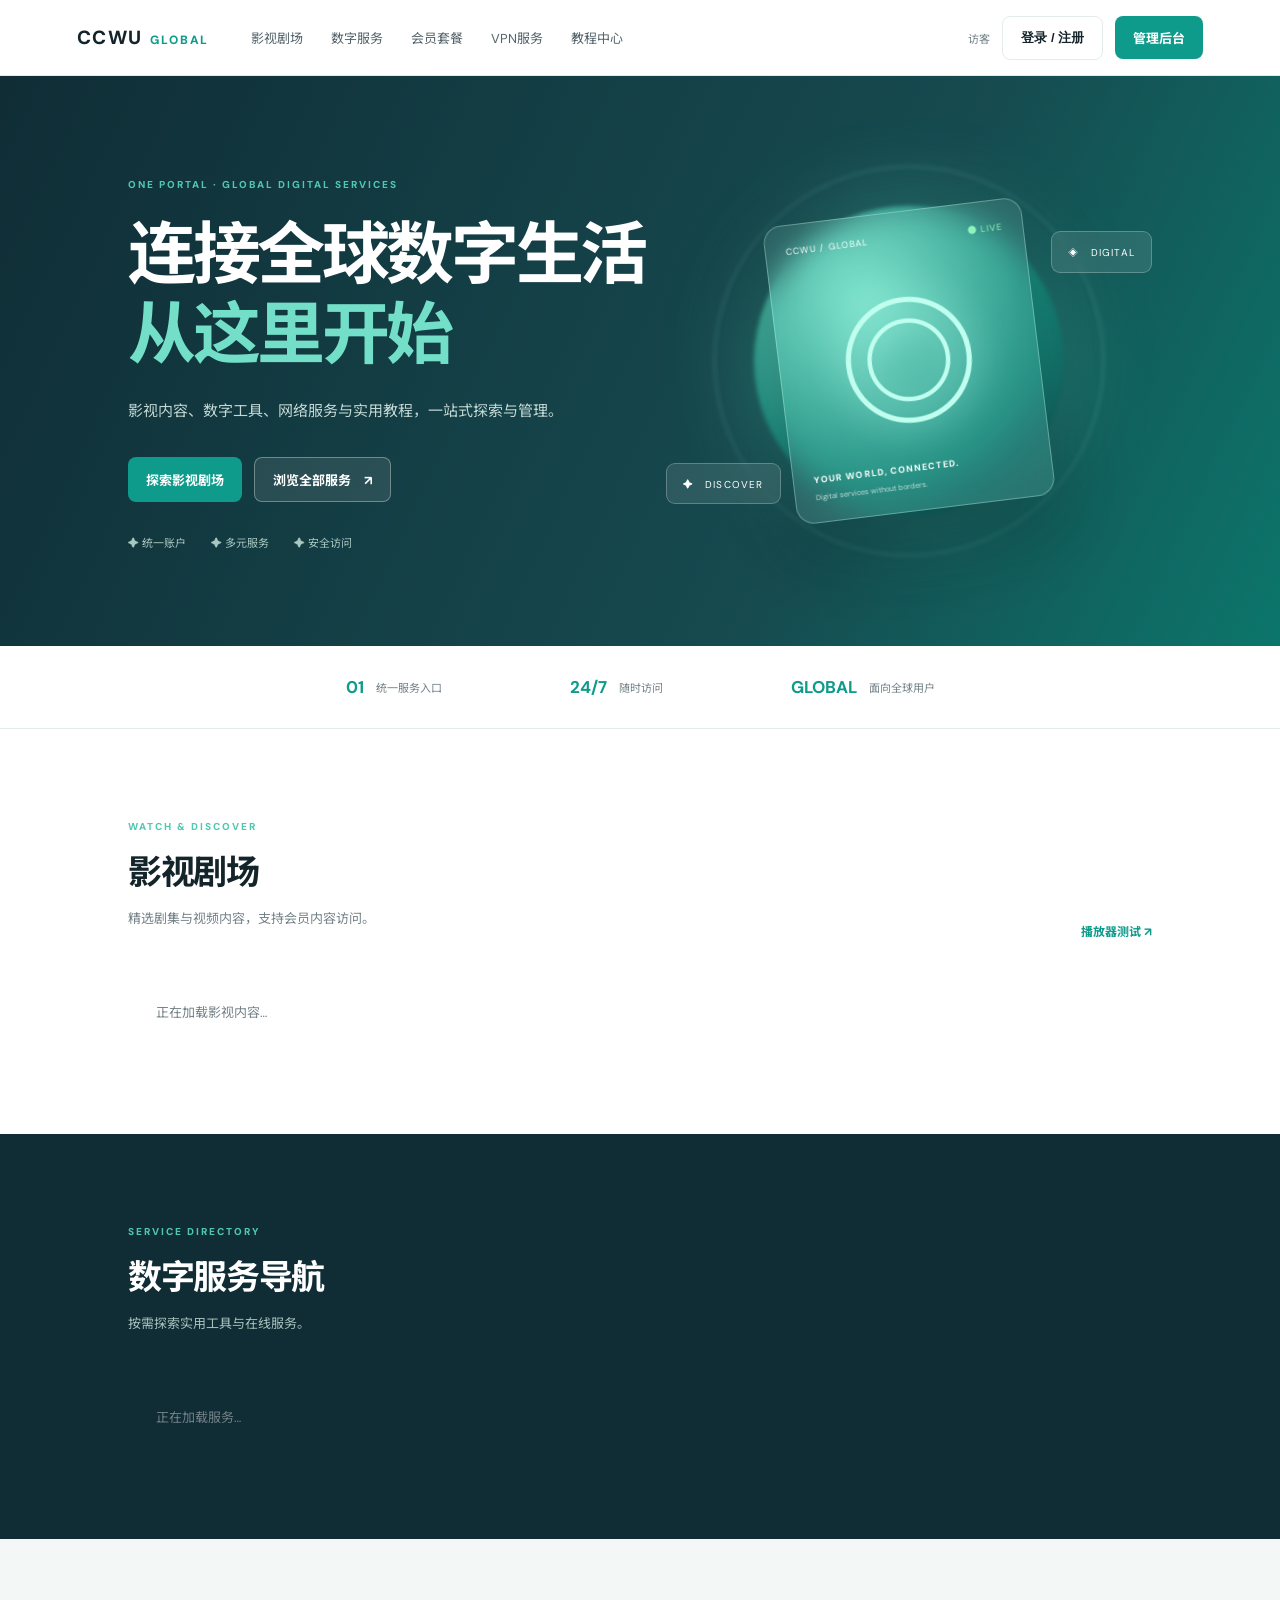
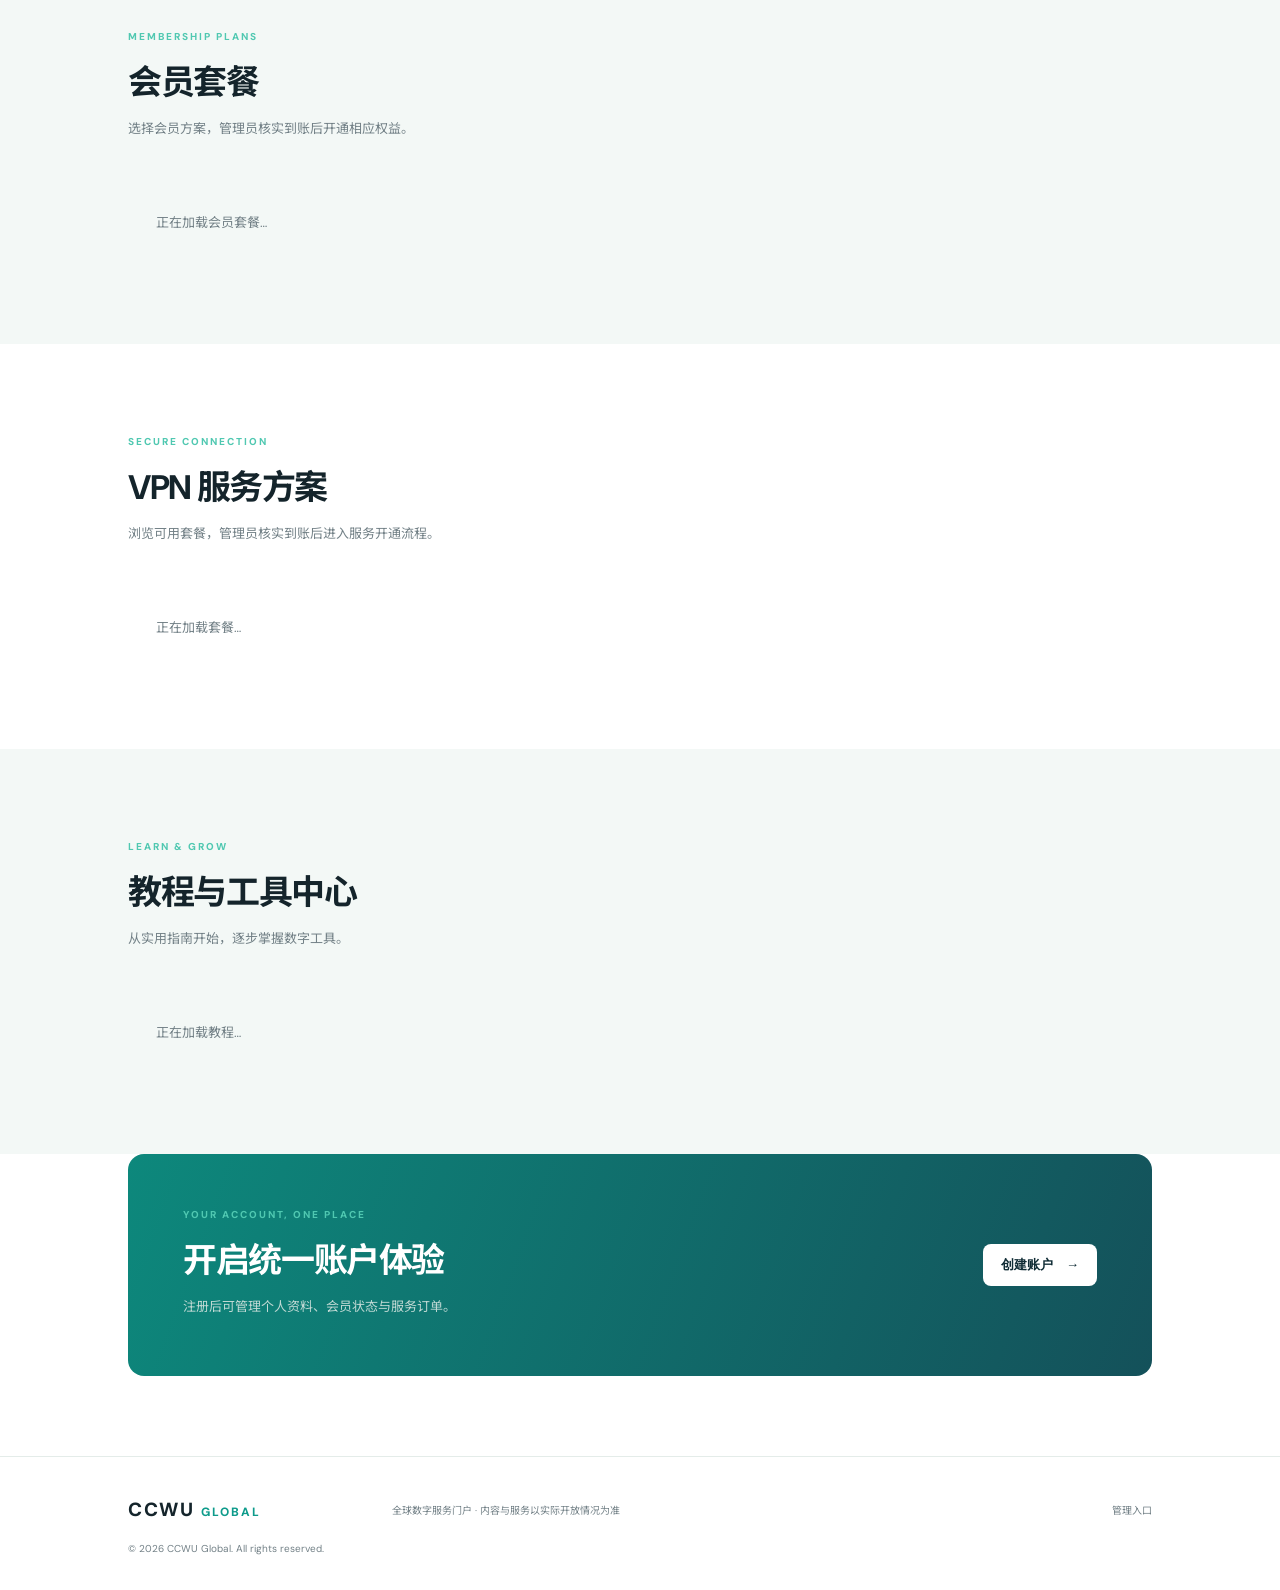
<file: CCWU_Global_Source_v2.0.1_Admin_Module_Fix/index.html>
<!doctype html>
<html lang="zh-CN"><head><meta charset="utf-8"><meta name="viewport" content="width=device-width,initial-scale=1"><meta name="description" content="CCWU Global 全球数字服务门户"><title>CCWU Global｜全球数字服务</title><link rel="stylesheet" href="styles.css"></head>
<body><header class="topbar"><a class="brand" href="./">CCWU<span>GLOBAL</span></a><nav><a href="#dramas">影视剧场</a><a href="#services">数字服务</a><a href="#membership">会员套餐</a><a href="#vpn">VPN服务</a><a href="#tutorials">教程中心</a></nav><div class="nav-actions"><span id="userLabel" class="muted">访客</span><button id="authButton" class="btn btn-outline">登录 / 注册</button><a class="btn btn-primary" href="admin.html">管理后台</a></div><button class="menu-btn" id="menuBtn">☰</button></header>
<main><section class="hero"><div class="hero-copy"><span class="eyebrow">ONE PORTAL · GLOBAL DIGITAL SERVICES</span><h1>连接全球数字生活<br><em>从这里开始</em></h1><p>影视内容、数字工具、网络服务与实用教程，一站式探索与管理。</p><div class="hero-actions"><a class="btn btn-primary" href="#dramas">探索影视剧场</a><a class="btn btn-ghost" href="#services">浏览全部服务　↗</a></div><div class="hero-meta"><span>✦ 统一账户</span><span>✦ 多元服务</span><span>✦ 安全访问</span></div></div><div class="hero-art"><div class="orb orb-a"></div><div class="orb orb-b"></div><div class="glass-card"><div class="glass-top"><span>CCWU / GLOBAL</span><span class="live-dot">● LIVE</span></div><div class="globe">◎</div><div class="glass-bottom"><b>YOUR WORLD, CONNECTED.</b><small>Digital services without borders.</small></div></div><div class="float-chip chip-one">◈　DIGITAL</div><div class="float-chip chip-two">✦　DISCOVER</div></div></section>
<section class="stats"><div><b>01</b><span>统一服务入口</span></div><div><b>24/7</b><span>随时访问</span></div><div><b>GLOBAL</b><span>面向全球用户</span></div></section>
<section class="section" id="dramas"><div class="section-head"><div><span class="eyebrow">WATCH & DISCOVER</span><h2>影视剧场</h2><p>精选剧集与视频内容，支持会员内容访问。</p></div><a class="text-link" href="player.html">播放器测试 ↗</a></div><div id="dramaGrid" class="card-grid"><div class="loading">正在加载影视内容…</div></div></section>
<section class="section section-dark" id="services"><div class="section-head"><div><span class="eyebrow">SERVICE DIRECTORY</span><h2>数字服务导航</h2><p>按需探索实用工具与在线服务。</p></div></div><div id="serviceGrid" class="service-grid"><div class="loading">正在加载服务…</div></div></section>
<section class="section section-soft" id="membership"><div class="section-head"><div><span class="eyebrow">MEMBERSHIP PLANS</span><h2>会员套餐</h2><p>选择会员方案，管理员核实到账后开通相应权益。</p></div></div><div id="membershipGrid" class="plan-grid"><div class="loading">正在加载会员套餐…</div></div></section>
<section class="section" id="vpn"><div class="section-head"><div><span class="eyebrow">SECURE CONNECTION</span><h2>VPN 服务方案</h2><p>浏览可用套餐，管理员核实到账后进入服务开通流程。</p></div></div><div id="vpnGrid" class="plan-grid"><div class="loading">正在加载套餐…</div></div></section>
<section class="section section-soft" id="tutorials"><div class="section-head"><div><span class="eyebrow">LEARN & GROW</span><h2>教程与工具中心</h2><p>从实用指南开始，逐步掌握数字工具。</p></div></div><div id="tutorialGrid" class="tutorial-grid"><div class="loading">正在加载教程…</div></div></section>
<section class="cta"><div><span class="eyebrow">YOUR ACCOUNT, ONE PLACE</span><h2>开启统一账户体验</h2><p>注册后可管理个人资料、会员状态与服务订单。</p></div><button id="ctaAuth" class="btn btn-light">创建账户　→</button></section></main>
<footer><a class="brand" href="./">CCWU<span>GLOBAL</span></a><p>全球数字服务门户 · 内容与服务以实际开放情况为准</p><div><a href="admin.html">管理入口</a></div><small>© 2026 CCWU Global. All rights reserved.</small></footer>
<div class="modal hidden" id="authModal"><div class="modal-panel"><button class="close" id="closeAuth">×</button><span class="eyebrow">WELCOME TO CCWU</span><h2 id="authTitle">登录账户</h2><div class="tabs"><button class="tab active" data-mode="login">登录</button><button class="tab" data-mode="signup">注册</button></div><form id="authForm"><label>电子邮箱<input id="authEmail" type="email" required autocomplete="email" placeholder="name@example.com"></label><label>密码<input id="authPassword" type="password" required minlength="8" autocomplete="current-password" placeholder="至少 8 位"></label><label id="nameField" class="hidden">显示名称<input id="displayName" type="text" maxlength="60" placeholder="您的昵称"></label><button class="btn btn-primary full" id="authSubmit">登录</button><p class="form-message" id="authMessage"></p></form><p class="fineprint">请勿向任何人透露密码或验证码。</p></div></div>

<div class="modal hidden" id="checkoutModal"><div class="modal-panel" style="width:min(100%,560px);max-height:90vh;overflow:auto"><button class="close" id="closeCheckout">×</button><span class="eyebrow">SECURE CHECKOUT</span><h2>确认订单与支付方式</h2><div id="checkoutSummary" class="form-message"></div><p class="muted">请选择支付方式。尚未完成商户接入或二维码配置的通道会显示为待开通，不会创建虚假付款。</p><div class="payment-method-grid"><button type="button" class="payment-method" data-payment-method="alipay"><b>支付宝</b><small id="alipayState">检查配置中…</small></button><button type="button" class="payment-method" data-payment-method="wechat"><b>微信支付</b><small id="wechatState">检查配置中…</small></button><button type="button" class="payment-method" disabled><b>PayPal</b><small>待商户接入</small></button><button type="button" class="payment-method" disabled><b>Stripe</b><small>待商户接入</small></button><button type="button" class="payment-method" disabled><b>Binance Pay</b><small>待商户资格</small></button><button type="button" class="payment-method" disabled><b>OKX Pay</b><small>待资格核实</small></button></div><p id="checkoutMessage" class="form-message"></p></div></div>
<div class="modal hidden" id="manualPayModal"><div class="modal-panel" style="width:min(100%,520px);max-height:90vh;overflow:auto"><button class="close" id="closeManualPay">×</button><span class="eyebrow">MANUAL PAYMENT</span><h2>扫码支付</h2><div id="manualPayDetails" class="form-message"></div><div id="manualPayQr" style="text-align:center;margin:18px 0"></div><p id="manualPayInstructions" class="muted"></p><form id="manualPayForm"><label>付款方式<select id="manualPayMethod" required><option value="alipay">支付宝</option><option value="wechat">微信支付</option></select></label><label>付款单号 / 交易参考号<input id="manualPayReference" required maxlength="120" placeholder="请填写支付成功后的交易单号"></label><label>付款凭证（可选）<input id="manualPayProof" type="file" accept="image/png,image/jpeg,image/webp,application/pdf"></label><button class="btn btn-primary full" id="manualPaySubmit">提交付款信息，等待审核</button><p class="form-message" id="manualPayMessage"></p></form><p class="fineprint">提交付款信息不代表已到账。管理员核实实际收款后才会开通套餐。</p></div></div>
<script type="module" src="app.js"></script></body></html>
</file>
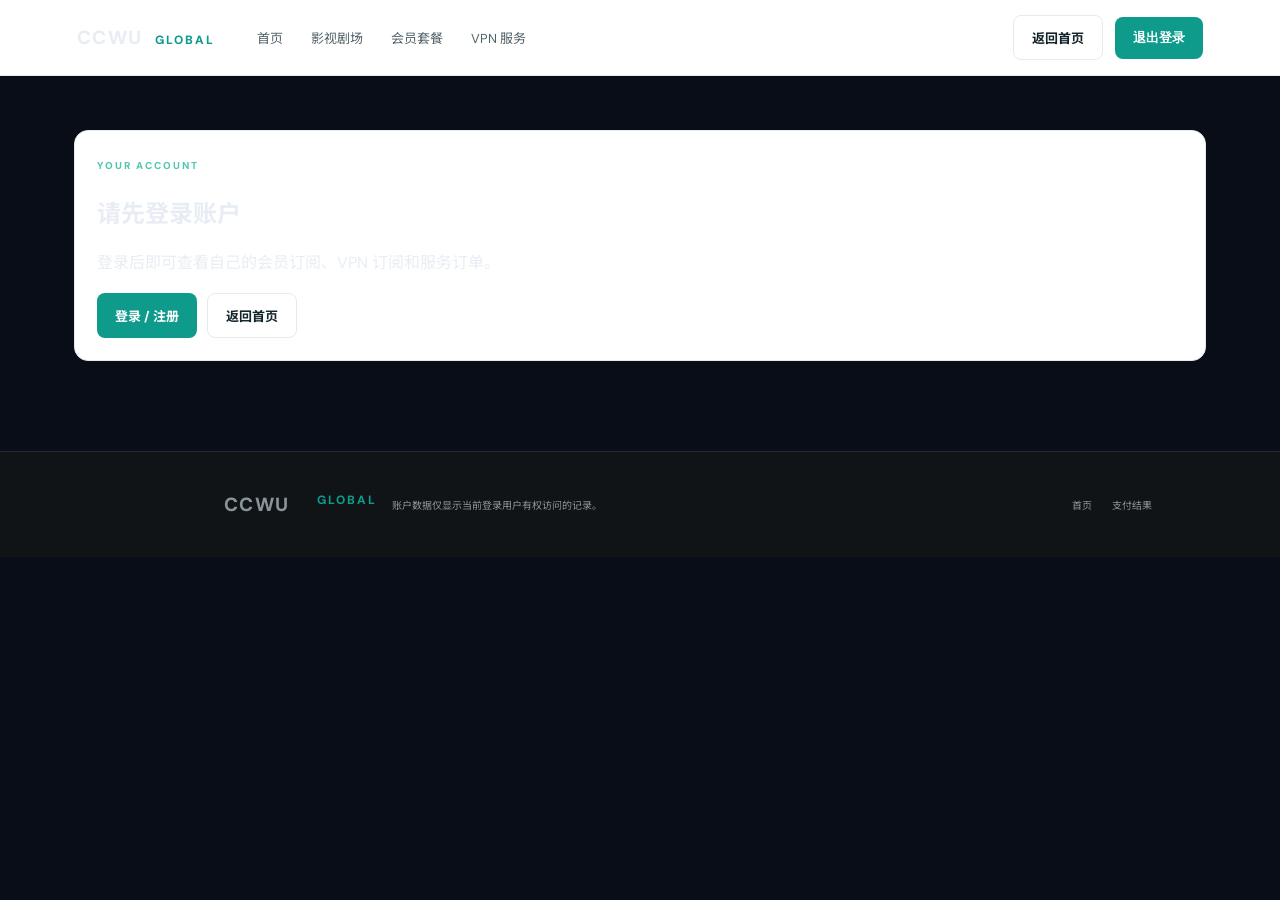
<file: account.html>
<!doctype html>
<html lang="zh-CN">
<head>
  <meta charset="utf-8">
  <meta name="viewport" content="width=device-width, initial-scale=1">
  <meta name="theme-color" content="#102c35">
  <meta name="description" content="CCWU Global 账户中心，查看个人资料、会员订阅、VPN 订阅与服务订单。">
  <title>账户中心｜CCWU Global</title>
  <link rel="stylesheet" href="./styles.css">
  <style>
    .account-main{max-width:1180px;margin:0 auto;padding:54px 24px 90px}
    .account-head{display:flex;justify-content:space-between;align-items:end;gap:20px;margin-bottom:28px}
    .account-head h1{font-size:clamp(30px,4vw,42px);margin:10px 0}
    .account-head p{color:var(--muted);font-size:13px;margin:0}
    .account-grid{display:grid;grid-template-columns:repeat(3,minmax(0,1fr));gap:16px;margin:24px 0}
    .account-card{border:1px solid var(--line);border-radius:14px;padding:22px;background:#fff}
    .account-card h2{font-size:17px;margin:0 0 16px}
    .account-card small{color:var(--muted)}
    .account-card strong{display:block;font-size:22px;margin-top:6px;overflow-wrap:anywhere}
    .account-section{margin-top:26px}
    .account-section h2{font-size:20px;margin:0 0 14px}
    .account-form{display:grid;grid-template-columns:1fr auto;gap:12px;align-items:end}
    .account-form label{display:block;font-size:12px;color:var(--muted);margin-bottom:7px}
    .account-form input{width:100%;padding:13px 14px;border:1px solid var(--line);border-radius:8px;font:inherit}
    .account-table-wrap{overflow-x:auto;border:1px solid var(--line);border-radius:12px}
    .account-table{width:100%;border-collapse:collapse;min-width:680px;font-size:12px}
    .account-table th,.account-table td{padding:13px 15px;text-align:left;border-bottom:1px solid var(--line);white-space:nowrap}
    .account-table th{background:var(--paper);color:var(--muted);font-weight:700}
    .account-table tr:last-child td{border-bottom:0}
    .account-message{font-size:12px;color:var(--muted);min-height:20px;margin:10px 0}
    .account-message.error{color:#b42318}
    .account-empty{padding:24px;text-align:center;color:var(--muted);font-size:13px}
    .account-actions{display:flex;gap:10px;flex-wrap:wrap}
    @media(max-width:760px){.account-grid{grid-template-columns:1fr}.account-head{align-items:start;flex-direction:column}.account-form{grid-template-columns:1fr}.account-main{padding:34px 18px 60px}}
  </style>
</head>
<body>
  <header class="topbar">
    <a class="brand" href="./">CCWU <span>GLOBAL</span></a>
    <nav>
      <a href="./">首页</a>
      <a href="./#watch">影视剧场</a>
      <a href="./#membership">会员套餐</a>
      <a href="./#vpn">VPN 服务</a>
    </nav>
    <div class="nav-actions">
      <a class="btn btn-outline" href="./">返回首页</a>
      <button class="btn btn-primary" id="logoutButton" type="button">退出登录</button>
    </div>
  </header>

  <main class="account-main">
    <section id="accountLoginPrompt" class="account-card">
      <span class="eyebrow">YOUR ACCOUNT</span>
      <h1>请先登录账户</h1>
      <p>登录后即可查看自己的会员订阅、VPN 订阅和服务订单。</p>
      <div class="account-actions" style="margin-top:20px">
        <a class="btn btn-primary" href="./?auth=login&return=account">登录 / 注册</a>
        <a class="btn btn-outline" href="./">返回首页</a>
      </div>
    </section>

    <div id="accountDashboard" class="hidden">
      <div class="account-head">
        <div>
          <span class="eyebrow">YOUR ACCOUNT · CCWU GLOBAL</span>
          <h1>账户中心</h1>
          <p>个人资料、会员服务、VPN 订阅与订单状态统一查看。</p>
        </div>
        <div class="account-actions">
          <a class="btn btn-outline" href="./">继续浏览服务</a>
          <a class="btn btn-outline" href="./player.html">打开影视播放器</a>
        </div>
      </div>

      <div class="account-grid">
        <article class="account-card"><small>登录邮箱</small><strong id="accountEmail">—</strong></article>
        <article class="account-card"><small>会员订阅</small><strong id="membershipCount">—</strong></article>
        <article class="account-card"><small>VPN 订阅</small><strong id="vpnCount">—</strong></article>
      </div>

      <section class="account-section account-card">
        <h2>个人资料</h2>
        <form id="profileForm" class="account-form">
          <div>
            <label for="displayName">显示名称</label>
            <input id="displayName" name="displayName" maxlength="80" autocomplete="name" placeholder="填写显示名称">
          </div>
          <button class="btn btn-primary" id="saveProfile" type="submit">保存资料</button>
        </form>
        <p id="profileMessage" class="account-message" role="status" aria-live="polite"></p>
      </section>

      <section class="account-section">
        <h2>会员订阅</h2>
        <div class="account-table-wrap"><table class="account-table"><thead><tr><th>套餐</th><th>状态</th><th>开始时间</th><th>到期时间</th></tr></thead><tbody id="membershipRows"><tr><td colspan="4">正在加载…</td></tr></tbody></table></div>
      </section>

      <section class="account-section">
        <h2>VPN 订阅</h2>
        <div class="account-table-wrap"><table class="account-table"><thead><tr><th>套餐</th><th>状态</th><th>开始时间</th><th>到期时间</th></tr></thead><tbody id="vpnRows"><tr><td colspan="4">正在加载…</td></tr></tbody></table></div>
        <p class="account-message">VPN 订阅记录不代表节点已自动开通；实际节点与账号交付仍取决于服务商接口配置。</p>
      </section>

      <section class="account-section">
        <h2>服务订单</h2>
        <div class="account-table-wrap"><table class="account-table"><thead><tr><th>订单号</th><th>类型</th><th>金额</th><th>状态</th><th>创建时间</th></tr></thead><tbody id="orderRows"><tr><td colspan="5">正在加载…</td></tr></tbody></table></div>
        <p id="accountMessage" class="account-message" role="status" aria-live="polite"></p>
      </section>
    </div>
  </main>

  <footer>
    <div class="brand">CCWU <span>GLOBAL</span></div>
    <p>账户数据仅显示当前登录用户有权访问的记录。</p>
    <div><a href="./">首页</a><a href="./payment-result.html">支付结果</a></div>
  </footer>
  <script type="module" src="./account.js?v=2.0.4"></script>
</body>
</html>
</file>
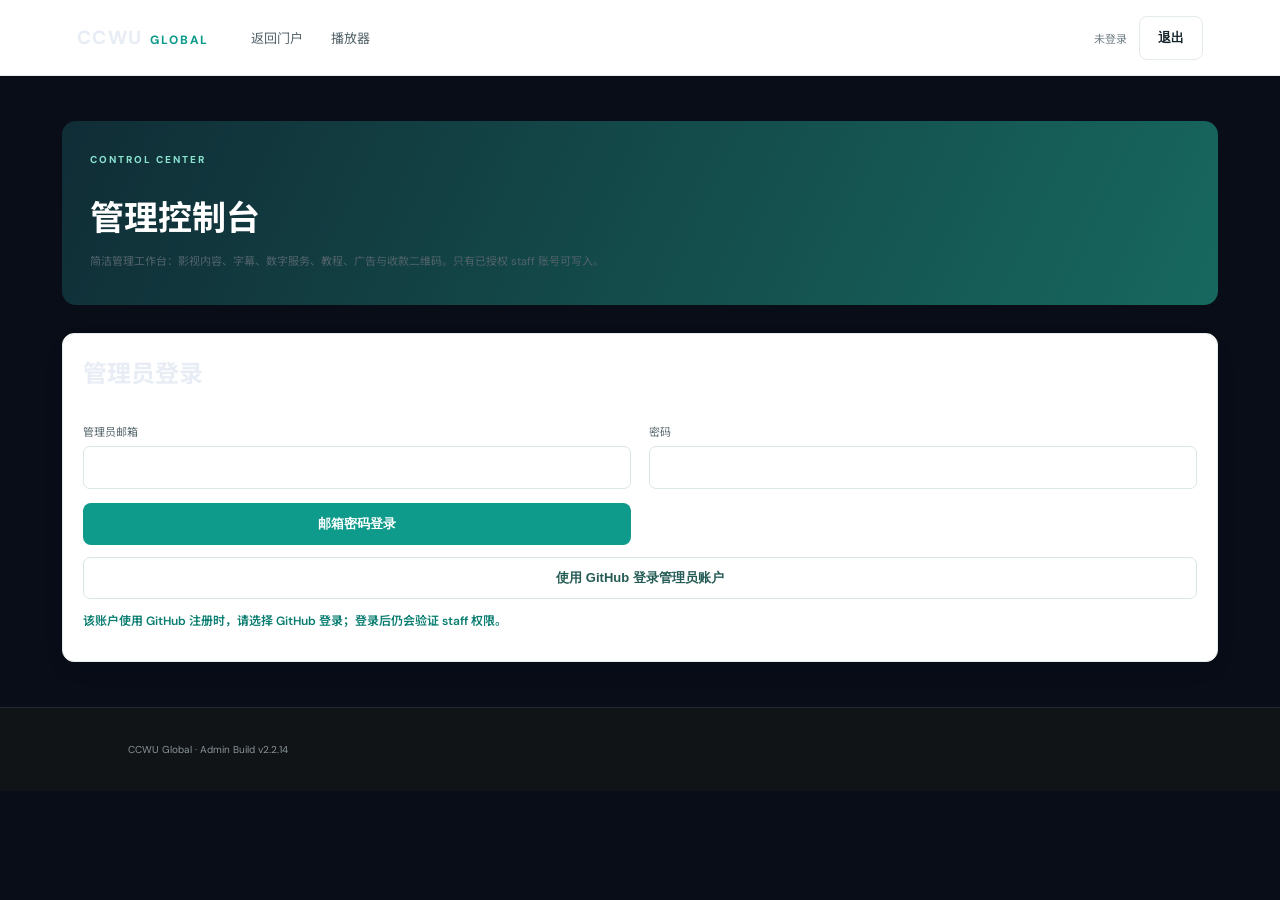
<file: admin.html>
<!doctype html><html lang="zh-CN"><head><meta charset="utf-8"><meta name="viewport" content="width=device-width,initial-scale=1"><title>CCWU Global 管理后台 v2.2.14</title><link rel="stylesheet" href="styles.css?v=2.2.13"></head><body><header class="topbar"><a class="brand" href="./">CCWU<span>GLOBAL</span></a><nav><a href="./">返回门户</a><a href="player.html">播放器</a></nav><div class="nav-actions"><span class="muted" id="adminUser">未登录</span><button class="btn btn-outline" id="logout">退出</button></div></header><main class="admin-shell"><div class="admin-head"><span class="eyebrow">CONTROL CENTER</span><h1>管理控制台</h1><p class="muted">简洁管理工作台：影视内容、字幕、数字服务、教程、广告与收款二维码。只有已授权 staff 账号可写入。</p></div><section class="panel" id="loginPanel"><h2>管理员登录</h2><form id="loginForm" class="form-grid"><label>管理员邮箱<input id="email" type="email" required></label><label>密码<input id="password" type="password" required></label><button class="btn btn-primary">邮箱密码登录</button></form><button class="btn btn-outline" id="githubLogin" type="button" style="margin-top:12px;width:100%">使用 GitHub 登录管理员账户</button><p id="loginMsg" class="form-message">该账户使用 GitHub 注册时，请选择 GitHub 登录；登录后仍会验证 staff 权限。</p></section><div id="dashboard" class="admin-layout hidden"><aside class="side-nav"><a class="active" href="#overview">概览</a><a href="#content">影视内容</a><a href="#ads">Google AdSense</a><a href="#operations">订单与服务</a><a href="#plans">套餐管理</a><a href="#payments">收款二维码</a><a href="#orderTable">订单</a><a href="#memberTable">会员订阅</a><a href="#vpnTable">VPN订阅</a><a href="#refundTable">退款申请</a></aside><div><section class="panel" id="overview"><div class="section-head"><div><span class="eyebrow">OVERVIEW</span><h2>系统概览</h2></div></div><p class="notice">当前后台连接 CCWU-Drama 独立测试项目；测试数据与生产环境隔离。支付、退款、VPN 自动开通等高风险操作需后端服务完成；本版本不会伪造支付成功或直接向用户开放管理员写权限。</p><div class="admin-kpis"><article class="kpi"><span>影视作品</span><strong id="kpiDramas">—</strong><small>全部作品</small></article><article class="kpi"><span>剧集</span><strong id="kpiEpisodes">—</strong><small>全部剧集</small></article><article class="kpi"><span>广告位</span><strong id="kpiAds">—</strong><small>已配置广告</small></article></div><div id="overviewText" class="muted">数据概览</div><p id="catalogReadiness" class="notice" role="status" aria-live="polite" style="margin-top:12px">正在检查公开目录发布状态……</p></section><section class="panel" id="content" style="margin-top:20px"><span class="eyebrow">CONTENT STUDIO</span><h2>影视内容管理</h2><p class="muted">每次上传一集：填写剧名、集数和简介，选择视频文件即可上传；系统自动归档到对应剧名，无需单独发布剧名。</p><h3>逐集上传视频</h3><div class="upload-channels" role="group" aria-label="选择影视上传通道"><button class="btn btn-primary" type="button" data-upload-category="选推荐" aria-pressed="true">选推荐上传</button><button class="btn btn-outline" type="button" data-upload-category="最新上线" aria-pressed="false">最新上线上传</button><button class="btn btn-outline" type="button" data-upload-category="热门短剧" aria-pressed="false">热门短剧上传</button><button class="btn btn-outline" type="button" data-upload-category="电影专区" aria-pressed="false">电影专区上传</button><button class="btn btn-outline" type="button" data-upload-category="纪录片" aria-pressed="false">纪录片上传</button></div><p id="uploadChannelHint" class="muted">当前上传通道：选推荐。作品将自动归入对应主页分区。</p><form id="episodeForm" class="form-grid"><input id="dramaCategory" type="hidden" value="选推荐"><label>剧名<input id="dramaTitle" required maxlength="120" placeholder="输入剧名"></label><label>集数<input id="episodeNo" type="number" min="1" value="1" required></label><label>观看权限<select id="episodeAccess" required><option value="" selected disabled>请选择本集观看权限</option><option value="free">免费 · 完整播放</option><option value="membership">会员专享 · 需有效会员</option><option value="trial">免费试看 1 分钟 · 之后需会员</option></select><small class="muted">试看目前由播放器限制前 60 秒；若要防止直接下载完整视频，后续需配置独立预览片或受保护的分段流。</small></label><label style="grid-column:1/-1">视频简介<textarea id="episodeDescription" rows="3" maxlength="3000"></textarea></label><label style="grid-column:1/-1">视频文件（MP4 / WebM，最大 50MB）<input id="videoFile" type="file" accept="video/mp4,video/webm" required></label><button class="btn btn-primary" type="submit">上传并保存到当前通道</button></form><p id="episodeMsg" class="form-message"></p><div class="hidden" aria-hidden="true"><table><tbody id="dramaRows"></tbody></table></div><p id="dramaMsg" class="form-message" role="status" aria-live="polite"></p><div class="table-wrap" style="margin-top:16px"><h3>剧集列表</h3><div class="episode-category-tabs" role="group" aria-label="按主页分类筛选剧集"><button type="button" class="btn btn-outline" data-episode-category="选推荐" aria-pressed="false">选推荐上传</button><button type="button" class="btn btn-outline" data-episode-category="最新上线" aria-pressed="false">最新上线上传</button><button type="button" class="btn btn-outline" data-episode-category="热门短剧" aria-pressed="false">热门短剧上传</button><button type="button" class="btn btn-outline" data-episode-category="电影专区" aria-pressed="false">电影专区上传</button><button type="button" class="btn btn-outline" data-episode-category="纪录片" aria-pressed="false">纪录片上传</button></div><table><thead><tr><th>剧名</th><th>集数</th><th>观看权限</th><th>状态</th><th>视频</th><th>操作</th></tr></thead><tbody id="episodeRows"></tbody></table></div><p id="episodeStatusMsg" class="form-message" role="status" aria-live="polite"></p><h3 style="margin-top:24px">添加字幕</h3><form id="subtitleForm" class="form-grid"><label>剧名<select id="subtitleDrama" required></select><span class="inline-actions"><button class="btn btn-outline" type="button" data-edit-selected-drama>修改所选剧名</button><button class="btn btn-outline" type="button" data-delete-selected-drama>删除所选剧名</button></span></label><label>集数<select id="subtitleEpisode" required></select><span class="inline-actions"><button class="btn btn-outline" type="button" data-edit-selected-episode>修改所选集数</button><button class="btn btn-outline" type="button" data-delete-selected-episode>删除所选集数</button></span></label><label>字幕语言<select id="subtitleLanguage"><option value="zh">中文</option><option value="en">English</option><option value="ja">日本語</option><option value="ko">한국어</option><option value="ru">Русский</option><option value="es">Español</option><option value="pt">Português</option><option value="fr">Français</option><option value="de">Deutsch</option></select></label><label>字幕显示名称<input id="subtitleLabel" required maxlength="80"></label><label style="grid-column:1/-1">字幕文件（VTT / SRT，最大 2MB）<input id="subtitleFile" type="file" accept=".vtt,.srt,text/vtt,application/x-subrip" required></label><button class="btn btn-primary">上传字幕</button></form><p id="subtitleMsg" class="form-message"></p></section></section>
<section class="panel" id="ads" style="margin-top:20px"><span class="eyebrow">GOOGLE ADSENSE</span><h2>Google AdSense 广告配置</h2><p class="muted">填写 Google AdSense 发布商 ID 和广告单元 ID。保存配置不代表 Google 已批准网站或广告已开始投放；正式展示需完成 AdSense 账号审核与站点验证。</p><form id="adsenseForm" class="form-grid"><label>发布商 ID<input id="adsensePublisher" maxlength="40" placeholder="ca-pub-0000000000000000" pattern="ca-pub-[0-9]{16}" required></label><label>广告单元 ID<input id="adsenseSlot" inputmode="numeric" maxlength="20" placeholder="1234567890" pattern="[0-9]{5,20}" required></label><button class="btn btn-primary" type="submit">保存 AdSense 配置</button><p id="adsenseMsg" class="form-message"></p></form><p class="notice">这里只保存 AdSense 参数；完成 Google 账号审核、站点验证和广告代码接入后才会展示广告。</p></section></section>
</section><section class="panel" id="operations" style="margin-top:20px"><span class="eyebrow">OPERATIONS</span><div class="section-head"><div><h2>订单与服务管理</h2><p class="muted">只读运营视图：所有金额、订单与订阅状态均来自数据库，不在浏览器端模拟付款或开通。</p></div><button class="btn btn-outline" id="refreshOperations" type="button">刷新运营数据</button></div><div class="admin-kpis"><article class="kpi"><span>订单总数</span><strong id="kpiOrders">—</strong><small>真实订单记录</small></article><article class="kpi"><span>会员订阅</span><strong id="kpiMembers">—</strong><small>订阅记录</small></article><article class="kpi"><span>VPN 订阅</span><strong id="kpiVpn">—</strong><small>订阅记录</small></article><article class="kpi"><span>退款申请</span><strong id="kpiRefunds">—</strong><small>申请记录</small></article></div><p id="operationsMsg" class="form-message">运营数据尚未加载。</p><div class="table-wrap" id="orderTable"><h3>订单记录</h3><table><thead><tr><th>订单号</th><th>用户</th><th>类型</th><th>金额</th><th>状态</th><th>创建时间</th></tr></thead><tbody id="orderRows"><tr><td colspan="6">等待加载</td></tr></tbody></table></div><div class="table-wrap" id="memberTable"><h3>会员订阅</h3><table><thead><tr><th>用户</th><th>套餐</th><th>状态</th><th>开始时间</th><th>到期时间</th></tr></thead><tbody id="memberRows"><tr><td colspan="5">等待加载</td></tr></tbody></table></div><div class="table-wrap" id="vpnTable"><h3>VPN 订阅</h3><table><thead><tr><th>用户</th><th>套餐</th><th>状态</th><th>服务商引用</th><th>到期时间</th></tr></thead><tbody id="vpnRows"><tr><td colspan="5">等待加载</td></tr></tbody></table></div><div class="table-wrap" id="refundTable"><h3>退款申请</h3><table><thead><tr><th>申请编号</th><th>订单</th><th>用户</th><th>原因</th><th>状态</th><th>申请时间</th></tr></thead><tbody id="refundRows"><tr><td colspan="6">等待加载</td></tr></tbody></table></div><p class="notice">安全边界：此版本仅展示管理数据。退款执行、订单状态变更、支付回调验签和 VPN 服务开通必须由受控服务端接口完成，并写入审计日志。</p></section>
<section class="panel" id="plans" style="margin-top:20px"><span class="eyebrow">PRODUCT & PRICING</span><h2>会员 / VPN 套餐管理</h2><p class="muted">请先创建未上架的套餐草稿。确认套餐名称、价格、币种、期限和对应沙盒 Price ID 后，再手动勾选上架；测试环境仅使用沙盒凭证与沙盒价格，禁止启用真实收款或填写真实商户二维码。</p><div class="form-grid"><form id="membershipPlanForm" class="form-grid"><h3 style="grid-column:1/-1">新增会员套餐</h3><label>套餐名称<input id="memberPlanName" required maxlength="80" placeholder="例如：月度会员"></label><label>套餐代码<input id="memberPlanCode" required maxlength="48" placeholder="member-monthly"></label><label>价格<input id="memberPlanPrice" type="number" min="0.01" step="0.01" required placeholder="输入已批准价格"></label><label>币种<select id="memberPlanCurrency"><option value="USD">USD · 美元 ($)</option><option value="CNY">CNY · 人民币 (¥)</option></select></label><label>Stripe Price ID（美元套餐必填）<input id="memberPlanStripePrice" maxlength="80" placeholder="price_..."></label><label>Stripe 周期<select id="memberPlanInterval"><option value="month">月付（month）</option><option value="year">年付（year）</option></select></label><label>有效天数<input id="memberPlanDays" type="number" min="1" max="3650" value="30" required></label><label>套餐说明<input id="memberPlanDescription" maxlength="240" placeholder="会员权益说明"></label><label><input id="memberPlanActive" type="checkbox" style="width:auto"> 创建后立即上架（确认后勾选）</label><button class="btn btn-primary">保存会员套餐</button><p id="memberPlanMsg" class="form-message" style="grid-column:1/-1"></p></form><form id="vpnPlanForm" class="form-grid"><h3 style="grid-column:1/-1">新增 VPN 套餐</h3><label>套餐名称<input id="vpnPlanName" required maxlength="80" placeholder="例如：VPN 月度套餐"></label><label>套餐代码<input id="vpnPlanCode" required maxlength="48" placeholder="vpn-monthly"></label><label>价格<input id="vpnPlanPrice" type="number" min="0.01" step="0.01" required placeholder="例如 1.00"></label><label>币种<select id="vpnPlanCurrency"><option value="USD">USD · 美元 ($)</option><option value="CNY">CNY · 人民币 (¥)</option></select></label><label>Stripe Price ID（美元套餐必填）<input id="vpnPlanStripePrice" maxlength="80" placeholder="price_..."></label><label>Stripe 周期<select id="vpnPlanInterval"><option value="month">月付（month）</option><option value="year">年付（year）</option></select></label><label>有效天数<input id="vpnPlanDays" type="number" min="1" max="3650" value="30" required></label><label>设备数量<input id="vpnPlanDevices" type="number" min="1" max="100" value="3" required></label><label style="grid-column:1/-1">套餐说明<input id="vpnPlanDescription" maxlength="240" placeholder="VPN 服务说明"></label><label><input id="vpnPlanActive" type="checkbox" style="width:auto"> 创建后立即上架（确认后勾选）</label><button class="btn btn-primary">保存 VPN 套餐</button><p id="vpnPlanMsg" class="form-message" style="grid-column:1/-1"></p></form></div><div class="table-wrap"><h3>会员套餐列表</h3><table><thead><tr><th>名称</th><th>代码</th><th>价格</th><th>期限</th><th>状态</th><th>操作</th></tr></thead><tbody id="memberPlanRows"><tr><td colspan="6">等待加载</td></tr></tbody></table></div><div class="table-wrap"><h3>VPN 套餐列表</h3><table><thead><tr><th>名称</th><th>代码</th><th>价格</th><th>期限</th><th>设备数</th><th>状态</th><th>操作</th></tr></thead><tbody id="vpnPlanRows"><tr><td colspan="7">等待加载</td></tr></tbody></table></div></section>
<section class="panel" id="catalog-management" style="margin-top:20px"><span class="eyebrow">PUBLIC CATALOG</span><h2>数字服务与教程管理</h2><p class="muted">只填写名称和说明；视频与文件可分别上传。系统自动生成内部标识，内容默认保存为草稿。</p><div class="form-grid"><form id="serviceCatalogForm" class="form-grid"><h3 style="grid-column:1/-1">数字服务</h3><label>服务名称<input id="serviceTitle" maxlength="120" required></label><label style="grid-column:1/-1">服务说明<textarea id="serviceDescription" rows="3" maxlength="2000"></textarea></label><label>视频上传（MP4 / WebM）<input id="serviceVideoFile" type="file" accept="video/mp4,video/webm"></label><label>文件上传（PDF / ZIP / 常见图片）<input id="serviceAssetFile" type="file" accept=".pdf,.zip,.txt,image/png,image/jpeg,image/webp"></label><button class="btn btn-primary" type="submit">保存数字服务</button><p id="serviceCatalogMsg" class="form-message"></p></form><form id="tutorialForm" class="form-grid"><h3 style="grid-column:1/-1">教程</h3><label>教程标题<input id="tutorialTitle" maxlength="160" required></label><label style="grid-column:1/-1">服务说明<textarea id="tutorialSummary" rows="3" maxlength="2000"></textarea></label><label>视频上传（MP4 / WebM）<input id="tutorialVideoFile" type="file" accept="video/mp4,video/webm"></label><label>文件上传（PDF / ZIP / 常见图片）<input id="tutorialAssetFile" type="file" accept=".pdf,.zip,.txt,image/png,image/jpeg,image/webp"></label><button class="btn btn-primary" type="submit">保存教程</button><p id="tutorialMsg" class="form-message"></p></form></div><div class="table-wrap"><h3>数字服务目录</h3><table><thead><tr><th>服务名称</th><th>状态</th><th>操作</th></tr></thead><tbody id="serviceCatalogRows"></tbody></table></div><div class="table-wrap"><h3>教程目录</h3><table><thead><tr><th>教程标题</th><th>状态</th><th>操作</th></tr></thead><tbody id="tutorialRows"></tbody></table></div></section></section>
<section class="panel" id="payments" style="margin-top:20px"><span class="eyebrow">PAYMENT QR CODES</span><h2>微信 / 支付宝收款二维码</h2><p class="muted">只需上传两张收款二维码图片。测试环境仅保存图片，不会启用真实收款。</p><div class="table-wrap" id="manualPaymentReview" style="margin:22px 0">
<h3>待确认付款</h3>
<p class="muted">请先核实微信或支付宝实际到账，再点击确认收款。确认后系统会自动开通对应会员或 VPN 套餐；仅有截图不能代替到账核实。</p>
<div style="display:flex;justify-content:flex-end;margin:12px 0"><button class="btn btn-outline" id="refreshManualPayments" type="button">刷新待审核订单</button></div>
<table><thead><tr><th>订单号</th><th>会员账号</th><th>套餐</th><th>金额</th><th>付款方式</th><th>付款单号</th><th>付款凭证</th><th>提交时间</th><th>操作</th></tr></thead>
<tbody id="manualPaymentRows"><tr><td colspan="9">正在读取待确认付款…</td></tr></tbody></table>
<p id="manualPaymentReviewMsg" class="form-message" role="status"></p>
</div><form id="manualQrForm" class="form-grid" novalidate><div class="qr-upload-card"><strong>支付宝二维码</strong><label class="qr-file-picker"><input id="alipayQrFile" type="file" accept="image/png,image/jpeg,image/webp"><span class="btn btn-outline">上传支付宝二维码</span></label><div class="qr-preview" id="alipayQrPreview">尚未上传</div></div><div class="qr-upload-card"><strong>微信支付二维码</strong><label class="qr-file-picker"><input id="wechatQrFile" type="file" accept="image/png,image/jpeg,image/webp"><span class="btn btn-outline">上传微信二维码</span></label><div class="qr-preview" id="wechatQrPreview">尚未上传</div></div><input id="alipayQrEnabled" type="checkbox" hidden><input id="wechatQrEnabled" type="checkbox" hidden><textarea id="manualPayInstructions" hidden>请扫码付款，并提交付款单号；管理员核实到账后开通服务。</textarea><button class="btn btn-primary" id="saveManualQr" type="submit">保存二维码图片</button><p id="manualQrMsg" class="form-message"></p></form></section></section>
</div></div></main><footer class="build-footer"><small>CCWU Global · Admin Build v2.2.14</small></footer><script type="module" src="admin-v2.0.1.js?v=2.2.14"></script></body></html>
</file>
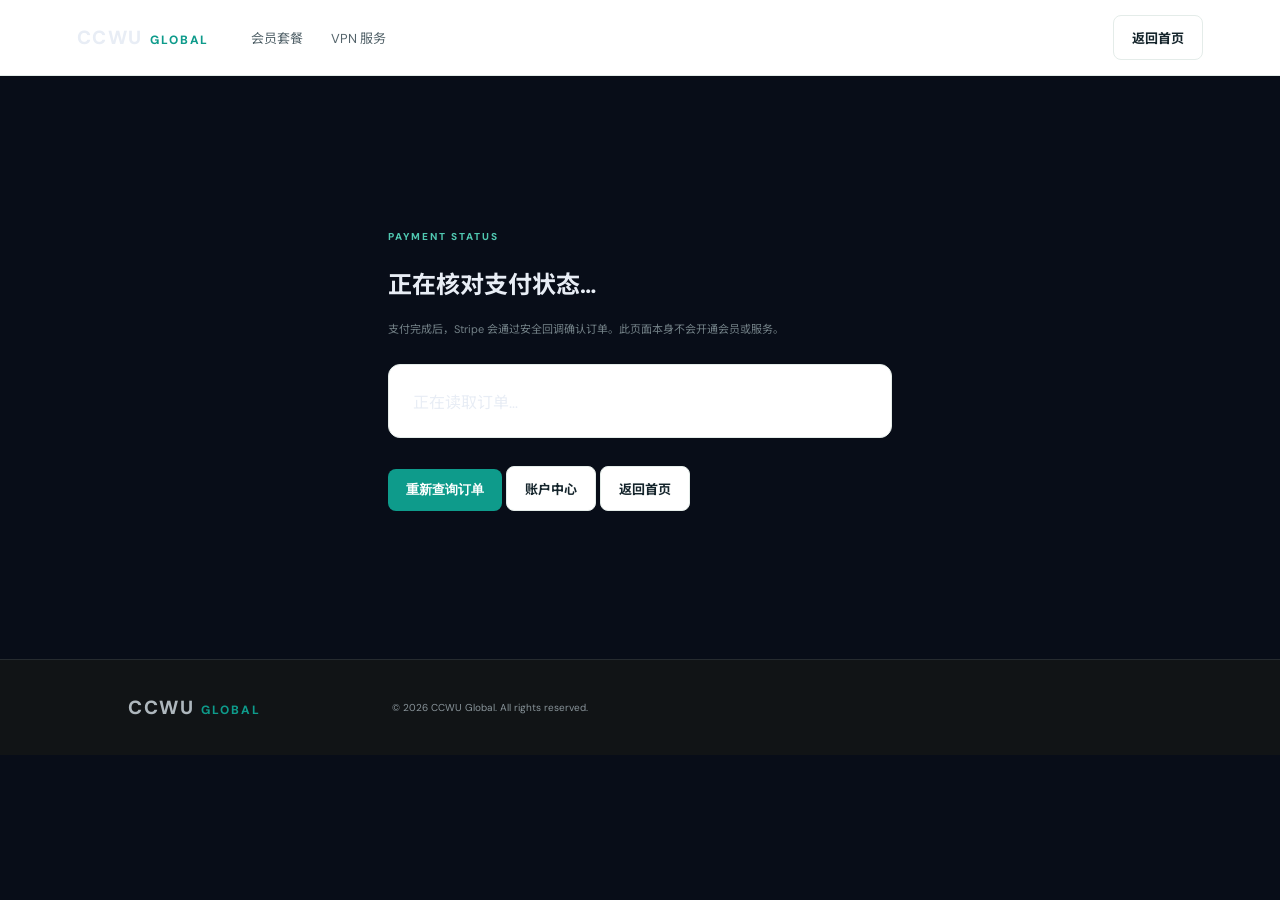
<file: payment-result.html>
<!doctype html>
<html lang="zh-CN"><head><meta charset="utf-8"><meta name="viewport" content="width=device-width,initial-scale=1"><meta name="description" content="CCWU Global 支付结果"><title>支付结果｜CCWU Global</title><link rel="stylesheet" href="styles.css"></head>
<body><header class="topbar"><a class="brand" href="./">CCWU<span>GLOBAL</span></a><nav><a href="./#membership">会员套餐</a><a href="./#vpn">VPN 服务</a></nav><div class="nav-actions"><a class="btn btn-outline" href="./">返回首页</a></div></header>
<main><section class="section" style="max-width:760px;margin:7vh auto;min-height:48vh"><span class="eyebrow">PAYMENT STATUS</span><h1 id="resultTitle">正在核对支付状态…</h1><p id="resultMessage" class="muted">支付完成后，Stripe 会通过安全回调确认订单。此页面本身不会开通会员或服务。</p><div id="orderInfo" class="plan-card" style="margin:28px 0">正在读取订单…</div><button id="refreshStatus" class="btn btn-primary">重新查询订单</button> <a class="btn btn-outline" href="./account.html">账户中心</a> <a class="btn btn-outline" href="./">返回首页</a></section></main>
<footer><a class="brand" href="./">CCWU<span>GLOBAL</span></a><small>© 2026 CCWU Global. All rights reserved.</small></footer>
<script type="module" src="payment-result.js"></script></body></html>
</file>
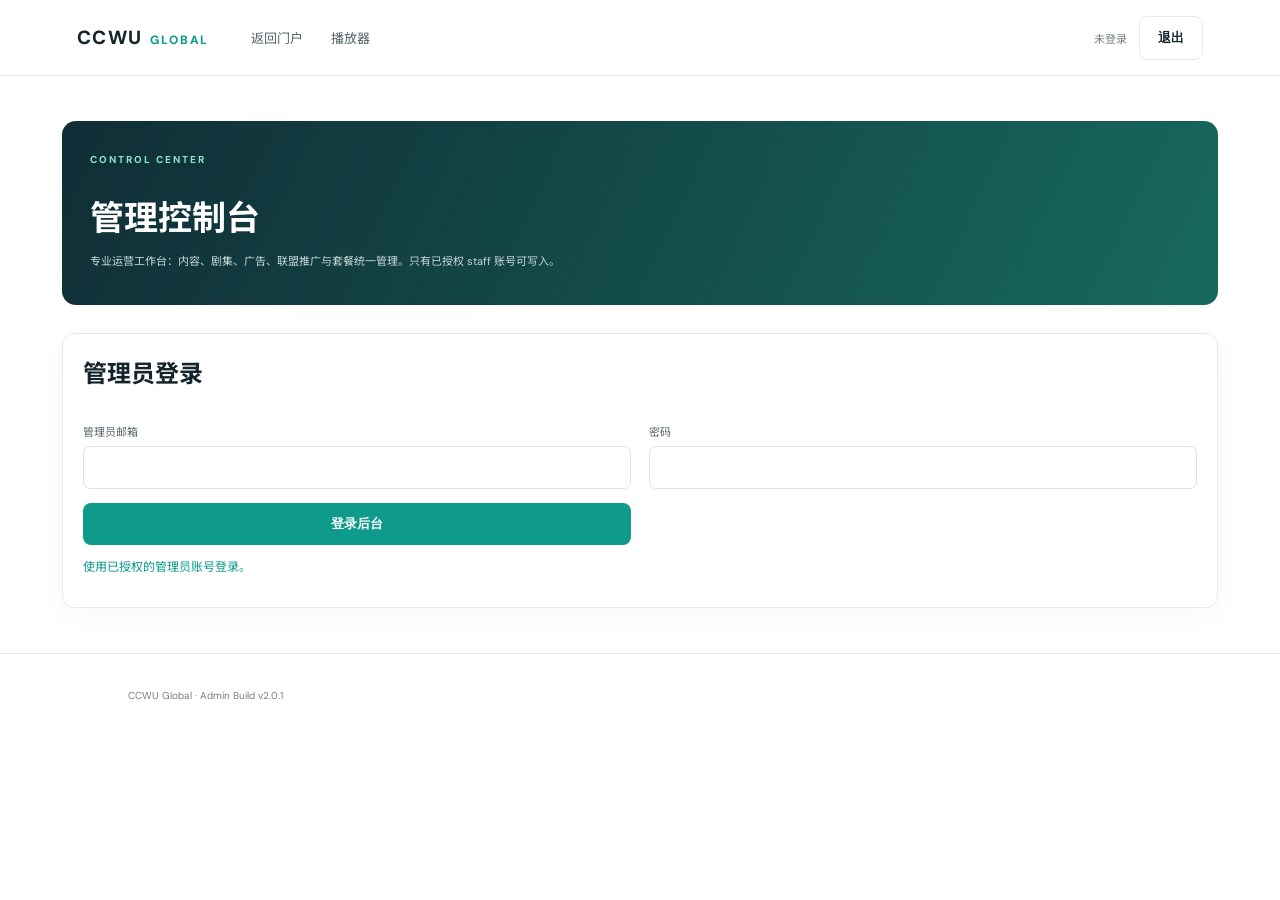
<file: CCWU_Global_Source_v2.0.1_Admin_Module_Fix/admin.html>
<!doctype html><html lang="zh-CN"><head><meta charset="utf-8"><meta name="viewport" content="width=device-width,initial-scale=1"><title>CCWU Global 管理后台 v2.0.0</title><link rel="stylesheet" href="styles.css?v=2.0.0"></head><body><header class="topbar"><a class="brand" href="./">CCWU<span>GLOBAL</span></a><nav><a href="./">返回门户</a><a href="player.html">播放器</a></nav><div class="nav-actions"><span class="muted" id="adminUser">未登录</span><button class="btn btn-outline" id="logout">退出</button></div></header><main class="admin-shell"><div class="admin-head"><span class="eyebrow">CONTROL CENTER</span><h1>管理控制台</h1><p class="muted">专业运营工作台：内容、剧集、广告、联盟推广与套餐统一管理。只有已授权 staff 账号可写入。</p></div><section class="panel" id="loginPanel"><h2>管理员登录</h2><form id="loginForm" class="form-grid"><label>管理员邮箱<input id="email" type="email" required></label><label>密码<input id="password" type="password" required></label><button class="btn btn-primary">登录后台</button></form><p id="loginMsg" class="form-message">使用已授权的管理员账号登录。</p></section><div id="dashboard" class="admin-layout hidden"><aside class="side-nav"><a class="active" href="#overview">概览</a><a href="#content">影视内容</a><a href="#ads">视频广告</a><a href="#affiliate">每集推广</a><a href="#operations">订单与服务</a><a href="#plans">套餐管理</a><a href="#payments">支付通道</a><a href="#orderTable">订单</a><a href="#memberTable">会员订阅</a><a href="#vpnTable">VPN订阅</a><a href="#refundTable">退款申请</a></aside><div><section class="panel" id="overview"><div class="section-head"><div><span class="eyebrow">OVERVIEW</span><h2>系统概览</h2></div></div><p class="notice">当前后台连接 CCWU-Global 新项目。支付、退款、VPN 自动开通等高风险操作需后端服务完成；本版本不会伪造支付成功或直接向用户开放管理员写权限。</p><div class="admin-kpis"><article class="kpi"><span>影视作品</span><strong id="kpiDramas">—</strong><small>全部作品</small></article><article class="kpi"><span>剧集</span><strong id="kpiEpisodes">—</strong><small>全部剧集</small></article><article class="kpi"><span>广告位</span><strong id="kpiAds">—</strong><small>已配置广告</small></article><article class="kpi"><span>推广链接</span><strong id="kpiPromos">—</strong><small>每集推广</small></article></div><div id="overviewText" class="muted">数据概览</div></section><section class="panel" id="content" style="margin-top:20px"><span class="eyebrow">CONTENT STUDIO</span><h2>影视内容管理</h2><p class="muted">先创建作品，再添加剧集；新内容默认保存为草稿，不会直接公开。</p><h3>新增影视作品</h3><form id="dramaForm" class="form-grid"><label>剧名<input id="dramaTitle" required></label><label>唯一标识 slug<input id="dramaSlug" required placeholder="my-drama"></label><label>年份<input id="dramaYear" type="number" min="1900" max="2100"></label><label>海报图片 URL<input id="dramaPoster" type="url" placeholder="https://..."></label><label style="grid-column:1/-1">简介<textarea id="dramaSynopsis" rows="3"></textarea></label><button class="btn btn-primary">保存为草稿</button></form><p id="dramaMsg" class="form-message"></p><div class="table-wrap"><table><thead><tr><th>剧名</th><th>状态</th><th>创建时间</th></tr></thead><tbody id="dramaRows"></tbody></table></div><h2 style="margin-top:30px">新增剧集</h2><form id="episodeForm" class="form-grid"><label>所属剧集<select id="dramaSelect" required></select></label><label>集数<input id="episodeNo" type="number" min="1" value="1" required></label><label>剧集标题<input id="episodeTitle" required></label><label>视频 URL / Storage 路径<input id="videoPath" placeholder="https://... 或 bucket/path"></label><label>时长（秒）<input id="duration" type="number" min="1"></label><label><input id="isFree" type="checkbox" style="width:auto"> 免费剧集</label><button class="btn btn-primary">保存剧集草稿</button></form><p id="episodeMsg" class="form-message"></p></section>
<section class="panel" id="ads" style="margin-top:20px"><span class="eyebrow">MONETIZATION</span><h2>Google 视频广告配置</h2><p class="muted">支持配置前贴片、中插、后贴片广告位。真实播放和统计仍需完成播放器及服务端接口。</p><form id="adForm" class="form-grid"><label>广告类型<select id="adType"><option value="preroll">前贴片</option><option value="midroll">中插</option><option value="postroll">后贴片</option></select></label><label>剧集 ID（留空=全站默认）<input id="adEpisode"></label><label>广告位标识<input id="adSlot" value="default-video" required></label><label>Google IMA / VAST 广告标签 URL<input id="adTag" type="url" required placeholder="https://..."></label><label>中插时间（秒）<input id="adOffset" type="number" min="1"></label><label>频控间隔（小时）<input id="adCap" type="number" min="0"></label><label><input id="adMembers" type="checkbox" checked style="width:auto"> 会员免广告</label><label><input id="adActive" type="checkbox" style="width:auto"> 启用广告位</label><button class="btn btn-primary">保存广告配置</button></form><p id="adMsg" class="form-message"></p><div class="table-wrap"><table><thead><tr><th>类型</th><th>范围</th><th>状态</th><th>广告标签</th></tr></thead><tbody id="adRows"></tbody></table></div></section>
<section class="panel" id="affiliate" style="margin-top:20px"><span class="eyebrow">AFFILIATE</span><h2>每集联盟推广链接</h2><p class="muted">推广链接与视频广告分开管理；请确认目标网址来自合作平台并已获得推广授权。</p><form id="promoForm" class="form-grid"><label>所属剧集<select id="promoEpisode" required></select></label><label>推广标题<input id="promoTitle" required></label><label>推广平台<input id="promoNetwork" placeholder="合作平台名称"></label><label>按钮文字<input id="promoButton" value="立即了解"></label><label style="grid-column:1/-1">推广链接 URL<input id="promoUrl" type="url" required></label><label style="grid-column:1/-1">推广文案<textarea id="promoDesc" rows="2"></textarea></label><label>展示位置<select id="promoPlacement"><option value="below_video">视频下方</option><option value="beside_description">简介旁</option><option value="both">两处展示</option></select></label><label><input id="promoActive" type="checkbox" style="width:auto"> 立即启用</label><button class="btn btn-primary">保存推广配置</button></form><p id="promoMsg" class="form-message"></p><div class="table-wrap"><table><thead><tr><th>推广标题</th><th>剧集</th><th>状态</th><th>链接</th></tr></thead><tbody id="promoRows"></tbody></table></div></section><section class="panel" id="operations" style="margin-top:20px"><span class="eyebrow">OPERATIONS</span><div class="section-head"><div><h2>订单与服务管理</h2><p class="muted">只读运营视图：所有金额、订单与订阅状态均来自数据库，不在浏览器端模拟付款或开通。</p></div><button class="btn btn-outline" id="refreshOperations" type="button">刷新运营数据</button></div><div class="admin-kpis"><article class="kpi"><span>订单总数</span><strong id="kpiOrders">—</strong><small>真实订单记录</small></article><article class="kpi"><span>会员订阅</span><strong id="kpiMembers">—</strong><small>订阅记录</small></article><article class="kpi"><span>VPN 订阅</span><strong id="kpiVpn">—</strong><small>订阅记录</small></article><article class="kpi"><span>退款申请</span><strong id="kpiRefunds">—</strong><small>申请记录</small></article></div><p id="operationsMsg" class="form-message">运营数据尚未加载。</p><div class="table-wrap" id="orderTable"><h3>订单记录</h3><table><thead><tr><th>订单号</th><th>用户</th><th>类型</th><th>金额</th><th>状态</th><th>创建时间</th></tr></thead><tbody id="orderRows"><tr><td colspan="6">等待加载</td></tr></tbody></table></div><div class="table-wrap" id="memberTable"><h3>会员订阅</h3><table><thead><tr><th>用户</th><th>套餐</th><th>状态</th><th>开始时间</th><th>到期时间</th></tr></thead><tbody id="memberRows"><tr><td colspan="5">等待加载</td></tr></tbody></table></div><div class="table-wrap" id="vpnTable"><h3>VPN 订阅</h3><table><thead><tr><th>用户</th><th>套餐</th><th>状态</th><th>服务商引用</th><th>到期时间</th></tr></thead><tbody id="vpnRows"><tr><td colspan="5">等待加载</td></tr></tbody></table></div><div class="table-wrap" id="refundTable"><h3>退款申请</h3><table><thead><tr><th>申请编号</th><th>订单</th><th>用户</th><th>原因</th><th>状态</th><th>申请时间</th></tr></thead><tbody id="refundRows"><tr><td colspan="6">等待加载</td></tr></tbody></table></div><p class="notice">安全边界：此版本仅展示管理数据。退款执行、订单状态变更、支付回调验签和 VPN 服务开通必须由受控服务端接口完成，并写入审计日志。</p></section>
<section class="panel" id="plans" style="margin-top:20px"><span class="eyebrow">PRODUCT & PRICING</span><h2>会员 / VPN 套餐管理</h2><p class="muted">在这里创建前台可售套餐。金额由数据库保存，支付时服务端重新读取价格；测试阶段建议先创建低金额测试套餐，确认无误后再调整正式价格。</p><div class="form-grid"><form id="membershipPlanForm" class="form-grid"><h3 style="grid-column:1/-1">新增会员套餐</h3><label>套餐名称<input id="memberPlanName" required maxlength="80" placeholder="例如：月度会员"></label><label>套餐代码<input id="memberPlanCode" required maxlength="48" placeholder="member-monthly"></label><label>价格<input id="memberPlanPrice" type="number" min="0.01" step="0.01" required placeholder="例如 1.00"></label><label>币种<select id="memberPlanCurrency"><option>USD</option><option>SGD</option><option>EUR</option><option>GBP</option><option value="CNY">CNY · 人民币 (¥)</option></select></label><label>有效天数<input id="memberPlanDays" type="number" min="1" max="3650" value="30" required></label><label>套餐说明<input id="memberPlanDescription" maxlength="240" placeholder="会员权益说明"></label><label><input id="memberPlanActive" type="checkbox" checked style="width:auto"> 创建后立即上架</label><button class="btn btn-primary">保存会员套餐</button><p id="memberPlanMsg" class="form-message" style="grid-column:1/-1"></p></form><form id="vpnPlanForm" class="form-grid"><h3 style="grid-column:1/-1">新增 VPN 套餐</h3><label>套餐名称<input id="vpnPlanName" required maxlength="80" placeholder="例如：VPN 月度套餐"></label><label>套餐代码<input id="vpnPlanCode" required maxlength="48" placeholder="vpn-monthly"></label><label>价格<input id="vpnPlanPrice" type="number" min="0.01" step="0.01" required placeholder="例如 1.00"></label><label>币种<select id="vpnPlanCurrency"><option>USD</option><option>SGD</option><option>EUR</option><option>GBP</option><option value="CNY">CNY · 人民币 (¥)</option></select></label><label>有效天数<input id="vpnPlanDays" type="number" min="1" max="3650" value="30" required></label><label>设备数量<input id="vpnPlanDevices" type="number" min="1" max="100" value="3" required></label><label style="grid-column:1/-1">套餐说明<input id="vpnPlanDescription" maxlength="240" placeholder="VPN 服务说明"></label><label><input id="vpnPlanActive" type="checkbox" checked style="width:auto"> 创建后立即上架</label><button class="btn btn-primary">保存 VPN 套餐</button><p id="vpnPlanMsg" class="form-message" style="grid-column:1/-1"></p></form></div><div class="table-wrap"><h3>会员套餐列表</h3><table><thead><tr><th>名称</th><th>代码</th><th>价格</th><th>期限</th><th>状态</th><th>操作</th></tr></thead><tbody id="memberPlanRows"><tr><td colspan="6">等待加载</td></tr></tbody></table></div><div class="table-wrap"><h3>VPN 套餐列表</h3><table><thead><tr><th>名称</th><th>代码</th><th>价格</th><th>期限</th><th>设备数</th><th>状态</th><th>操作</th></tr></thead><tbody id="vpnPlanRows"><tr><td colspan="7">等待加载</td></tr></tbody></table></div></section>
<section class="panel" id="payments" style="margin-top:20px">
  <span class="eyebrow">PAYMENT INFRASTRUCTURE</span>
  <h2>支付通道接入中心</h2>
  <p class="muted">此页面展示接入准备状态。未完成商户认证、密钥配置、服务端适配器和回调验签的通道一律保持关闭，不会创建虚假付款或自动开通服务。</p>
  <div class="admin-kpis payment-channel-grid">
    <article class="kpi"><span>美元银行卡</span><strong>Stripe（国际）</strong><small>仍需商户审核、服务端密钥与 Webhook 配置</small></article>
    <article class="kpi"><span>国际账户收款</span><strong>PayPal</strong><small>新增通道；需 PayPal Business 账户、REST App 与 Webhook 验签</small></article>
    <article class="kpi"><span>支付宝</span><strong>二维码待上传</strong><small>独立接入；请求签名、异步通知验签</small></article>
    <article class="kpi"><span>微信支付</span><strong>二维码待上传</strong><small>API v3；需开通 H5 等产品权限并配置域名</small></article>
    <article class="kpi"><span>Binance Pay</span><strong>待商户资格</strong><small>使用 Binance Pay 商户 API，不使用普通交易 API</small></article>
    <article class="kpi"><span>OKX Pay</span><strong>待资格核实</strong><small>需确认商户接入资格、地区及支持网络</small></article>
  </div>
  <div class="notice"><strong>安全规则</strong><ul><li>商户密钥只保存在 Supabase Edge Function Secrets，不写入网页、Git 或数据库明文字段。</li><li>浏览器只能发起结账请求，不能自行把订单改成 paid。</li><li>回调必须验签、核对金额/币种/商户订单号，并使用幂等键防止重复入账。</li><li>USDT 必须核对指定网络、代币合约、收款地址、确认数和交易哈希；不能仅凭用户截图认定到账。</li><li>Stripe 测试流程已编写：创建 Checkout Session、验签 Webhook、幂等处理并在确认付款后开通会员/VPN；必须先应用数据库脚本并部署函数才能测试。不能只依赖浏览器返回成功页。</li><li>PayPal 使用 Orders v2 服务端创建订单与捕获付款；必须验证订单金额、币种、商户订单号，并验签 Webhook（如 PAYMENT.CAPTURE.COMPLETED）后才能开通权益。PayPal Client Secret 只能存放在 Supabase Edge Function Secrets，不能放进前端或普通设置表。</li><li>OKX Pay 与 Binance Pay 是商户支付产品；普通交易所 API 不等于商户收款接口。</li><li>PayPal Sandbox 与 Live 使用不同的 REST App 凭据；先完成 Sandbox 测试，再切换 Live。仅填写 PayPal 收款邮箱不代表 API 通道已接通。</li></ul></div>
  <p class="form-message" id="paymentReadinessMsg">v1.7 规划新增 PayPal 国际收款通道。当前此处为接入准备状态，PayPal 后端适配器、Sandbox/Live 凭据和 Webhook 验签尚未部署；在完成端到端测试前保持关闭。支付宝/微信二维码仍需管理员上传真实收款码。</p>
  <h3>PayPal 国际收款接入准备</h3>
  <p class="muted">PayPal 已加入通道清单，但当前尚未启用。正式接入采用 PayPal Checkout Orders v2：服务端创建订单、用户在 PayPal 完成授权、服务端捕获付款，并通过 Webhook 核实最终到账状态。</p>
  <div class="notice"><strong>待配置项目</strong><ul><li>PayPal Business 收款账户及账户邮箱</li><li>PayPal Developer Dashboard 创建 Sandbox REST App，取得 Client ID / Secret</li><li>部署 PayPal 创建订单、捕获订单及 Webhook Edge Functions</li><li>配置 Webhook ID，并验证 PAYMENT.CAPTURE.COMPLETED 等事件</li><li>完成 Sandbox 付款、金额/币种核对和重复通知测试后，再配置 Live 凭据</li></ul><p>Client Secret 不会提供网页输入框，也不会写入数据库；必须通过 Supabase Edge Function Secrets 安全配置。</p></div>
  <hr style="border:0;border-top:1px solid #e4ece9;margin:24px 0">
  <h3>支付宝 / 微信收款二维码</h3><p class="muted">仅支持人民币（CNY）套餐的静态二维码收款。图片上传到 Supabase Storage；客户提交付款单号后进入人工审核。</p>
  <form id="manualQrForm" class="form-grid" novalidate>
    <div class="qr-upload-card">
      <strong>支付宝收款二维码</strong>
      <label class="qr-file-picker">
        <input id="alipayQrFile" type="file" accept="image/png,image/jpeg,image/webp">
        <span class="btn btn-outline">选择支付宝二维码图片</span>
      </label>
      <div class="qr-preview" id="alipayQrPreview" aria-live="polite">尚未选择新图片；如已保存二维码，将继续使用原图片。</div>
    </div>
    <div class="qr-upload-card">
      <strong>微信收款二维码</strong>
      <label class="qr-file-picker">
        <input id="wechatQrFile" type="file" accept="image/png,image/jpeg,image/webp">
        <span class="btn btn-outline">选择微信二维码图片</span>
      </label>
      <div class="qr-preview" id="wechatQrPreview" aria-live="polite">尚未选择新图片；如已保存二维码，将继续使用原图片。</div>
    </div>
    <label><input id="alipayQrEnabled" type="checkbox" style="width:auto"> 启用支付宝</label>
    <label><input id="wechatQrEnabled" type="checkbox" style="width:auto"> 启用微信支付</label>
    <label style="grid-column:1/-1">客户支付说明<textarea id="manualPayInstructions" rows="2">请扫码付款，并提交付款单号；管理员核实到账后开通服务。</textarea></label>
    <button class="btn btn-primary" id="saveManualQr" type="submit">保存二维码与支付设置</button><p id="manualQrMsg" class="form-message" style="grid-column:1/-1" role="status" aria-live="polite"></p>
  </form>
  <h3>待审核的扫码付款订单</h3><button class="btn btn-outline" id="refreshManualPayments" type="button">刷新待审核订单</button>
  <div class="table-wrap"><table><thead><tr><th>订单</th><th>用户</th><th>方式</th><th>付款单号</th><th>凭证</th><th>提交时间</th><th>审核</th></tr></thead><tbody id="manualPaymentRows"><tr><td colspan="7">等待加载</td></tr></tbody></table></div>
</section>
</div></div></main><footer class="build-footer"><small>CCWU Global · Admin Build v2.0.1</small></footer><script type="module" src="admin-v2.0.1.js?v=2.0.1"></script></body></html>
</file>
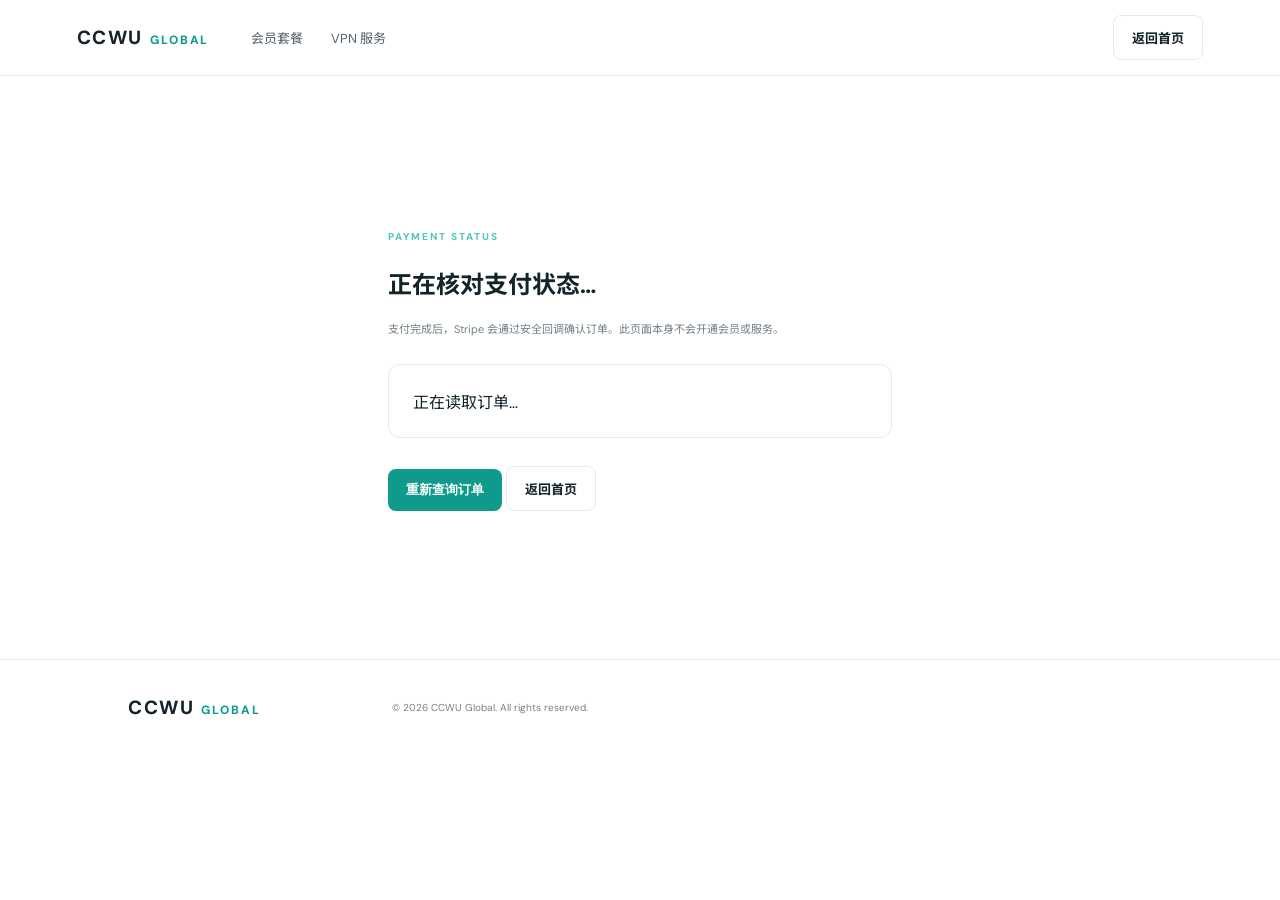
<file: CCWU_Global_Source_v2.0.1_Admin_Module_Fix/payment-result.html>
<!doctype html>
<html lang="zh-CN"><head><meta charset="utf-8"><meta name="viewport" content="width=device-width,initial-scale=1"><meta name="description" content="CCWU Global 支付结果"><title>支付结果｜CCWU Global</title><link rel="stylesheet" href="styles.css"></head>
<body><header class="topbar"><a class="brand" href="./">CCWU<span>GLOBAL</span></a><nav><a href="./#membership">会员套餐</a><a href="./#vpn">VPN 服务</a></nav><div class="nav-actions"><a class="btn btn-outline" href="./">返回首页</a></div></header>
<main><section class="section" style="max-width:760px;margin:7vh auto;min-height:48vh"><span class="eyebrow">PAYMENT STATUS</span><h1 id="resultTitle">正在核对支付状态…</h1><p id="resultMessage" class="muted">支付完成后，Stripe 会通过安全回调确认订单。此页面本身不会开通会员或服务。</p><div id="orderInfo" class="plan-card" style="margin:28px 0">正在读取订单…</div><button id="refreshStatus" class="btn btn-primary">重新查询订单</button> <a class="btn btn-outline" href="./">返回首页</a></section></main>
<footer><a class="brand" href="./">CCWU<span>GLOBAL</span></a><small>© 2026 CCWU Global. All rights reserved.</small></footer>
<script type="module" src="payment-result.js"></script></body></html>
</file>
<file: CCWU_Global_Source_v2.0.1_Admin_Module_Fix/styles.css>
@import url('https://fonts.googleapis.com/css2?family=DM+Sans:wght@400;500;600;700&family=Noto+Sans+SC:wght@400;500;600;700;800&display=swap');
:root{--ink:#14242b;--muted:#738187;--teal:#0e9b8b;--mint:#d9f4ed;--paper:#f7faf9;--line:#e4ece9;--navy:#102c35}*{box-sizing:border-box}html{scroll-behavior:smooth}body{margin:0;background:#fff;color:var(--ink);font-family:"DM Sans","Noto Sans SC",sans-serif}a{color:inherit;text-decoration:none}.topbar{height:76px;padding:0 clamp(20px,6vw,90px);display:flex;align-items:center;gap:42px;border-bottom:1px solid var(--line);background:#fff;position:sticky;top:0;z-index:20}.brand{font-weight:800;letter-spacing:.08em;font-size:19px;white-space:nowrap}.brand span{color:var(--teal);margin-left:7px;font-size:12px;letter-spacing:.16em}.topbar nav{display:flex;gap:28px;color:#53636a;font-size:13px;flex:1}.topbar nav a:hover,.text-link:hover{color:var(--teal)}.nav-actions{display:flex;align-items:center;gap:12px}.btn{border:0;border-radius:8px;padding:12px 18px;font-weight:700;font-size:13px;cursor:pointer;display:inline-flex;justify-content:center;align-items:center;transition:.2s}.btn:hover{transform:translateY(-2px)}.btn-primary{background:var(--teal);color:white}.btn-outline{background:white;border:1px solid var(--line);color:var(--ink)}.btn-ghost{background:#ffffff18;border:1px solid #ffffff55;color:white}.btn-light{background:white;color:var(--navy)}.menu-btn{display:none;background:none;border:0;font-size:24px}.hero{min-height:570px;padding:80px clamp(20px,10vw,150px);display:grid;grid-template-columns:1.05fr .95fr;align-items:center;background:linear-gradient(115deg,#102d36,#164b50 65%,#0c766b);color:white;overflow:hidden}.eyebrow{font-size:10px;font-weight:800;letter-spacing:.2em;color:#50c8b1}.hero h1{font-size:clamp(42px,5.5vw,68px);line-height:1.18;letter-spacing:-.05em;margin:22px 0}.hero h1 em{font-style:normal;color:#73dfc9}.hero-copy>p{color:#c3d7d4;line-height:1.9;max-width:450px;font-size:15px}.hero-actions{display:flex;gap:12px;margin:32px 0}.hero-meta{display:flex;gap:25px;color:#a9c7c1;font-size:11px}.hero-art{height:370px;position:relative;display:grid;place-items:center}.orb{position:absolute;border-radius:50%;filter:blur(2px)}.orb-a{width:310px;height:310px;background:radial-gradient(circle at 35% 30%,#79e4cc,#178b7d 60%,#0a3b46);box-shadow:0 0 90px #5de3c755}.orb-b{width:390px;height:390px;border:1px solid #a8f3df55}.glass-card{width:260px;height:300px;border:1px solid #d2fff355;border-radius:18px;background:#d4fff016;backdrop-filter:blur(14px);z-index:1;padding:20px;display:flex;flex-direction:column;justify-content:space-between;box-shadow:0 30px 80px #001b1d66;transform:rotate(-7deg)}.glass-top,.glass-bottom{display:flex;justify-content:space-between;font-size:9px;letter-spacing:.12em}.live-dot{color:#8ef4b9}.globe{font-size:140px;text-align:center;color:#c0fff0;text-shadow:0 0 35px #b8fff0aa}.glass-bottom{display:flex;flex-direction:column;gap:7px}.glass-bottom small{color:#c0dcd7;letter-spacing:0}.float-chip{position:absolute;padding:12px 16px;border-radius:9px;background:#ffffff1b;border:1px solid #ffffff3d;backdrop-filter:blur(10px);font-size:10px;letter-spacing:.12em;z-index:2}.chip-one{top:55px;right:0}.chip-two{bottom:42px;left:0}.stats{display:flex;justify-content:center;gap:clamp(45px,10vw,150px);padding:30px 20px;border-bottom:1px solid var(--line)}.stats div{display:flex;align-items:center;gap:12px}.stats b{font-size:17px;color:var(--teal)}.stats span{font-size:11px;color:var(--muted)}.section{padding:85px clamp(20px,10vw,150px)}.section-head{display:flex;justify-content:space-between;align-items:end;margin-bottom:34px}.section-head h2,.cta h2{font-size:34px;letter-spacing:-.04em;margin:10px 0}.section-head p,.cta p{color:var(--muted);font-size:13px}.text-link{font-size:12px;color:var(--teal);font-weight:700}.card-grid,.service-grid,.plan-grid,.tutorial-grid{display:grid;grid-template-columns:repeat(4,1fr);gap:18px}.media-card,.service-card,.plan-card,.tutorial-card{border:1px solid var(--line);border-radius:12px;overflow:hidden;background:white;transition:.2s}.media-card:hover,.service-card:hover,.plan-card:hover,.tutorial-card:hover{transform:translateY(-4px);box-shadow:0 15px 35px #163b3310}.poster{height:210px;background:linear-gradient(140deg,#d9f2ec,#6bb9a8);display:grid;place-items:center;color:#fff;font-size:46px;overflow:hidden}.poster img{width:100%;height:100%;object-fit:cover}.media-body,.service-card,.plan-card,.tutorial-card{padding:19px}.media-body h3,.service-card h3,.plan-card h3,.tutorial-card h3{font-size:15px;margin:0 0 8px}.media-body p,.service-card p,.plan-card p,.tutorial-card p{font-size:12px;line-height:1.7;color:var(--muted);margin:0 0 14px}.pill{display:inline-block;padding:5px 8px;border-radius:20px;background:var(--mint);color:#167d70;font-size:10px;font-weight:700}.card-action{display:inline-block;color:var(--teal);font-size:11px;font-weight:700;margin-top:8px}.section-dark{background:#102d36;color:white}.section-dark .section-head p{color:#a7c1bc}.service-card{background:#173c43;border-color:#31535a}.service-card .service-icon{font-size:25px;margin-bottom:22px;color:#72d8c2}.service-card p{color:#abc2be}.plan-card{padding:24px}.price{font-size:27px;font-weight:800;margin:15px 0}.price small{font-size:11px;color:var(--muted);font-weight:400}.plan-card ul{padding-left:17px;color:var(--muted);font-size:11px;line-height:2}.tutorial-card{padding:23px}.tutorial-card .number{color:#53bba8;font-size:11px;margin-bottom:18px}.section-soft{background:#f3f8f6}.cta{margin:0 clamp(20px,10vw,150px) 80px;padding:48px 55px;background:linear-gradient(110deg,#0d887c,#14515a);border-radius:16px;color:white;display:flex;align-items:center;justify-content:space-between}.cta p{color:#c0d9d4}footer{padding:35px clamp(20px,10vw,150px);border-top:1px solid var(--line);display:grid;grid-template-columns:1fr 2fr 1fr;align-items:center;gap:15px}footer p,footer small,footer div{font-size:10px;color:var(--muted)}footer div{display:flex;gap:20px;justify-content:end}.loading{padding:28px;color:var(--muted);font-size:13px}.muted{color:var(--muted);font-size:11px}.modal{position:fixed;inset:0;background:#071b20b8;z-index:50;display:grid;place-items:center;padding:20px}.hidden{display:none!important}.modal-panel{background:white;border-radius:16px;padding:35px;width:min(100%,430px);position:relative}.modal-panel h2{margin:12px 0 22px}.close{position:absolute;right:18px;top:12px;background:none;border:0;font-size:26px;cursor:pointer}.tabs{display:flex;border-bottom:1px solid var(--line);margin-bottom:22px}.tab{border:0;background:none;padding:12px 18px;color:var(--muted);cursor:pointer}.tab.active{color:var(--teal);border-bottom:2px solid var(--teal)}form label{display:block;font-size:11px;color:#59696e;margin:14px 0}input,select,textarea{width:100%;padding:12px;border:1px solid #dce6e2;border-radius:7px;margin-top:7px;font:inherit;font-size:13px;outline:none}input:focus,select:focus,textarea:focus{border-color:var(--teal)}.full{width:100%;margin-top:12px}.form-message{font-size:12px;color:var(--teal);min-height:16px}.fineprint{font-size:10px;color:#98a4a5}.admin-shell{max-width:1200px;margin:45px auto;padding:0 22px}.admin-head{margin-bottom:28px}.admin-head h1{font-size:34px}.admin-layout{display:grid;grid-template-columns:220px 1fr;gap:24px}.side-nav,.panel{border:1px solid var(--line);border-radius:12px;padding:20px;background:white}.side-nav a{display:block;padding:12px;color:#607076;font-size:13px;border-radius:7px}.side-nav a.active,.side-nav a:hover{background:var(--mint);color:#087e70}.panel h2{margin-top:0}.form-grid{display:grid;grid-template-columns:repeat(2,1fr);gap:0 18px}.table-wrap{overflow:auto;margin-top:24px}table{border-collapse:collapse;width:100%;font-size:12px}th,td{text-align:left;padding:12px;border-bottom:1px solid var(--line);white-space:nowrap}th{color:var(--muted)}.status{font-size:10px;color:#13816f;background:var(--mint);padding:5px 8px;border-radius:20px}.notice{padding:14px;border-radius:8px;background:#fff7e5;color:#84621a;font-size:12px;line-height:1.7}.player-shell{max-width:1100px;margin:40px auto;padding:0 20px}.video-frame{position:relative;background:#000;aspect-ratio:16/9;border-radius:12px;overflow:hidden}.video-frame video{width:100%;height:100%}.ad-container{position:absolute;inset:0}.player-controls{display:flex;gap:12px;margin:15px 0;align-items:center}.promo{border:1px solid var(--line);border-radius:10px;padding:18px;margin-top:20px}.promo a{color:var(--teal)}@media(max-width:850px){.topbar{gap:15px}.topbar nav{display:none}.nav-actions{margin-left:auto}.menu-btn{display:block}.hero{grid-template-columns:1fr;padding-top:60px}.hero-art{height:300px}.card-grid,.service-grid,.plan-grid,.tutorial-grid{grid-template-columns:repeat(2,1fr)}.admin-layout{grid-template-columns:1fr}.side-nav{display:flex;overflow:auto;gap:5px}.side-nav a{white-space:nowrap}.cta{margin-left:20px;margin-right:20px;padding:30px;gap:20px}.stats{gap:20px;flex-wrap:wrap}footer{grid-template-columns:1fr;gap:10px}footer div{justify-content:start}}@media(max-width:540px){.nav-actions .btn-primary{display:none}.hero{padding:55px 22px}.hero-art{transform:scale(.85);margin:-10px 0}.hero-meta{gap:12px;flex-wrap:wrap}.section{padding:60px 20px}.section-head{align-items:start;gap:12px;flex-direction:column}.card-grid,.service-grid,.plan-grid,.tutorial-grid{grid-template-columns:1fr 1fr;gap:10px}.poster{height:140px}.media-body,.service-card,.plan-card,.tutorial-card{padding:13px}.cta{display:block}.cta .btn{margin-top:18px}.form-grid{grid-template-columns:1fr}.modal-panel{padding:25px}.stats{justify-content:space-between}.stats div{flex-direction:column;align-items:start;gap:4px}}
/* Admin professional dashboard + mobile usability */
.admin-kpis{display:grid;grid-template-columns:repeat(4,minmax(0,1fr));gap:14px;margin:20px 0}.kpi{border:1px solid var(--line);border-radius:12px;padding:18px;background:linear-gradient(145deg,#fff,#f7fbfa);display:flex;flex-direction:column;gap:8px}.kpi span{font-size:12px;color:var(--muted)}.kpi strong{font-size:30px;line-height:1.1;color:var(--navy)}.kpi small{font-size:10px;color:var(--muted)}.admin-shortcuts{display:grid;grid-template-columns:repeat(3,minmax(0,1fr));gap:12px}.admin-shortcuts>div{border:1px solid var(--line);border-radius:10px;padding:16px;display:flex;flex-direction:column;gap:8px}.admin-shortcuts b{font-size:13px}.admin-shortcuts span{font-size:11px;color:var(--muted);line-height:1.6}.side-nav{position:sticky;top:94px;height:max-content}.side-nav a{font-weight:600}.panel{scroll-margin-top:100px}.admin-head h1{margin-bottom:8px}.admin-shell .panel{box-shadow:0 8px 28px #163b3308}
@media(max-width:850px){.admin-shell{margin:24px auto;padding:0 16px}.admin-layout{gap:14px}.side-nav{position:static;white-space:nowrap}.admin-kpis{grid-template-columns:repeat(2,minmax(0,1fr))}.admin-shortcuts{grid-template-columns:1fr 1fr}}
@media(max-width:540px){.topbar{height:62px;padding:0 14px}.topbar .brand{font-size:16px}.topbar .nav-actions{gap:6px}.topbar .nav-actions .muted{max-width:110px;overflow:hidden;text-overflow:ellipsis;white-space:nowrap}.admin-head h1{font-size:27px}.admin-layout{display:block}.side-nav{margin-bottom:14px;padding:8px;overflow-x:auto;display:flex;gap:4px}.side-nav a{padding:10px 12px;font-size:12px}.panel{padding:15px;margin-top:14px!important}.admin-kpis{gap:8px}.kpi{padding:13px}.kpi strong{font-size:24px}.admin-shortcuts{grid-template-columns:1fr}.form-grid{grid-template-columns:1fr}.table-wrap{margin-left:-4px;margin-right:-4px}th,td{padding:10px 8px;font-size:11px}}

/* v1.1 operations dashboard refinements */
.admin-head{padding:26px 28px;border-radius:14px;background:linear-gradient(115deg,#102d36,#17685f);color:#fff}
.admin-head .muted{color:#c3d7d4}
.admin-head .eyebrow{color:#8be2cf}
.admin-shell .section-head h2{font-size:21px}
.admin-shell h3{font-size:14px;margin:22px 0 8px}
.admin-shell .btn{min-height:42px}
.admin-shell .btn-outline{border:1px solid #d8e5e1;background:#fff;color:#245b55;border-radius:7px;padding:10px 15px;cursor:pointer}
.admin-shell .form-grid button{align-self:end}
.error-message{color:#b42318}
.side-nav a{border:1px solid transparent}
.side-nav a:focus-visible,.admin-shell button:focus-visible,.admin-shell a:focus-visible{outline:3px solid #76cdbc;outline-offset:2px}
@media(max-width:850px){.admin-head{padding:22px}}
/* v1.2 operations tables */
#operations .table-wrap{border:1px solid var(--line);border-radius:10px;padding:14px;margin-top:18px}
#operations .table-wrap h3{font-size:14px;margin:0 0 8px}
#operations .section-head{align-items:center;gap:16px;flex-wrap:wrap}
#operations .section-head .muted{margin:6px 0 0}
#operations .form-message{line-height:1.7;overflow-wrap:anywhere}
@media(max-width:540px){#operations .table-wrap{padding:10px}#operations .section-head{align-items:flex-start}}

.payment-method-grid{display:grid;grid-template-columns:repeat(2,minmax(0,1fr));gap:12px;margin:18px 0}.payment-method{display:flex;flex-direction:column;gap:7px;text-align:left;padding:16px;border:1px solid #dce8e5;border-radius:12px;background:#fff;color:inherit;cursor:pointer;min-height:88px}.payment-method b{font-size:1rem}.payment-method small{color:#71817e}.payment-method:disabled{opacity:.55;cursor:not-allowed;background:#f5f7f6}.payment-method:not(:disabled):hover{border-color:#109d8c;box-shadow:0 0 0 2px #109d8c18}.payment-method[aria-busy=true]{opacity:.65;pointer-events:none}@media(max-width:520px){.payment-method-grid{grid-template-columns:1fr 1fr}}

/* v1.9 manual QR upload controls */
.qr-upload-card{border:1px solid var(--line);border-radius:10px;padding:16px;min-width:0;display:flex;flex-direction:column;align-items:flex-start;gap:12px;background:#fbfdfc}
.qr-upload-card strong{font-size:13px;color:var(--ink)}
.qr-file-picker{position:relative!important;display:inline-flex!important;align-items:center;margin:0!important;cursor:pointer}.qr-file-picker input[type=file]{position:absolute!important;inset:0!important;width:100%!important;height:100%!important;margin:0!important;padding:0!important;opacity:0!important;cursor:pointer!important;z-index:2;display:block!important;pointer-events:auto!important}.qr-file-picker .btn{pointer-events:none}.qr-file-picker:focus-within .btn{outline:3px solid #76cdbc;outline-offset:2px}
.qr-preview{width:100%;min-height:76px;border:1px dashed #cbd9d4;border-radius:8px;padding:12px;color:var(--muted);font-size:12px;overflow-wrap:anywhere}
.qr-preview img{display:block;max-width:180px;max-height:180px;object-fit:contain;margin-top:8px;border-radius:6px;background:#fff}
</file>
<file: styles.css>
@import url('https://fonts.googleapis.com/css2?family=DM+Sans:wght@400;500;600;700&family=Noto+Sans+SC:wght@400;500;600;700;800&display=swap');
:root{--ink:#14242b;--muted:#738187;--teal:#0e9b8b;--mint:#d9f4ed;--paper:#f7faf9;--line:#e4ece9;--navy:#102c35}*{box-sizing:border-box}html{scroll-behavior:smooth}body{margin:0;background:#fff;color:var(--ink);font-family:"DM Sans","Noto Sans SC",sans-serif}a{color:inherit;text-decoration:none}.topbar{height:76px;padding:0 clamp(20px,6vw,90px);display:flex;align-items:center;gap:42px;border-bottom:1px solid var(--line);background:#fff;position:sticky;top:0;z-index:20}.brand{font-weight:800;letter-spacing:.08em;font-size:19px;white-space:nowrap}.brand span{color:var(--teal);margin-left:7px;font-size:12px;letter-spacing:.16em}.topbar nav{display:flex;gap:28px;color:#53636a;font-size:13px;flex:1}.topbar nav a:hover,.text-link:hover{color:var(--teal)}.nav-actions{display:flex;align-items:center;gap:12px}.btn{border:0;border-radius:8px;padding:12px 18px;font-weight:700;font-size:13px;cursor:pointer;display:inline-flex;justify-content:center;align-items:center;transition:.2s}.btn:hover{transform:translateY(-2px)}.btn-primary{background:var(--teal);color:white}.btn-outline{background:white;border:1px solid var(--line);color:var(--ink)}.btn-ghost{background:#ffffff18;border:1px solid #ffffff55;color:white}.btn-light{background:white;color:var(--navy)}.menu-btn{display:none;background:none;border:0;font-size:24px}.hero{min-height:570px;padding:80px clamp(20px,10vw,150px);display:grid;grid-template-columns:1.05fr .95fr;align-items:center;background:linear-gradient(115deg,#102d36,#164b50 65%,#0c766b);color:white;overflow:hidden}.eyebrow{font-size:10px;font-weight:800;letter-spacing:.2em;color:#50c8b1}.hero h1{font-size:clamp(42px,5.5vw,68px);line-height:1.18;letter-spacing:-.05em;margin:22px 0}.hero h1 em{font-style:normal;color:#73dfc9}.hero-copy>p{color:#c3d7d4;line-height:1.9;max-width:450px;font-size:15px}.hero-actions{display:flex;gap:12px;margin:32px 0}.hero-meta{display:flex;gap:25px;color:#a9c7c1;font-size:11px}.hero-art{height:370px;position:relative;display:grid;place-items:center}.orb{position:absolute;border-radius:50%;filter:blur(2px)}.orb-a{width:310px;height:310px;background:radial-gradient(circle at 35% 30%,#79e4cc,#178b7d 60%,#0a3b46);box-shadow:0 0 90px #5de3c755}.orb-b{width:390px;height:390px;border:1px solid #a8f3df55}.glass-card{width:260px;height:300px;border:1px solid #d2fff355;border-radius:18px;background:#d4fff016;backdrop-filter:blur(14px);z-index:1;padding:20px;display:flex;flex-direction:column;justify-content:space-between;box-shadow:0 30px 80px #001b1d66;transform:rotate(-7deg)}.glass-top,.glass-bottom{display:flex;justify-content:space-between;font-size:9px;letter-spacing:.12em}.live-dot{color:#8ef4b9}.globe{font-size:140px;text-align:center;color:#c0fff0;text-shadow:0 0 35px #b8fff0aa}.glass-bottom{display:flex;flex-direction:column;gap:7px}.glass-bottom small{color:#c0dcd7;letter-spacing:0}.float-chip{position:absolute;padding:12px 16px;border-radius:9px;background:#ffffff1b;border:1px solid #ffffff3d;backdrop-filter:blur(10px);font-size:10px;letter-spacing:.12em;z-index:2}.chip-one{top:55px;right:0}.chip-two{bottom:42px;left:0}.stats{display:flex;justify-content:center;gap:clamp(45px,10vw,150px);padding:30px 20px;border-bottom:1px solid var(--line)}.stats div{display:flex;align-items:center;gap:12px}.stats b{font-size:17px;color:var(--teal)}.stats span{font-size:11px;color:var(--muted)}.section{padding:85px clamp(20px,10vw,150px)}.section-head{display:flex;justify-content:space-between;align-items:end;margin-bottom:34px}.section-head h2,.cta h2{font-size:34px;letter-spacing:-.04em;margin:10px 0}.section-head p,.cta p{color:var(--muted);font-size:13px}.text-link{font-size:12px;color:var(--teal);font-weight:700}.card-grid,.service-grid,.plan-grid,.tutorial-grid{display:grid;grid-template-columns:repeat(4,1fr);gap:18px}.media-card,.service-card,.plan-card,.tutorial-card{border:1px solid var(--line);border-radius:12px;overflow:hidden;background:white;transition:.2s}.media-card:hover,.service-card:hover,.plan-card:hover,.tutorial-card:hover{transform:translateY(-4px);box-shadow:0 15px 35px #163b3310}.poster{height:210px;background:linear-gradient(140deg,#d9f2ec,#6bb9a8);display:grid;place-items:center;color:#fff;font-size:46px;overflow:hidden}.poster img{width:100%;height:100%;object-fit:cover}.media-body,.service-card,.plan-card,.tutorial-card{padding:19px}.media-body h3,.service-card h3,.plan-card h3,.tutorial-card h3{font-size:15px;margin:0 0 8px}.media-body p,.service-card p,.plan-card p,.tutorial-card p{font-size:12px;line-height:1.7;color:var(--muted);margin:0 0 14px}.pill{display:inline-block;padding:5px 8px;border-radius:20px;background:var(--mint);color:#167d70;font-size:10px;font-weight:700}.card-action{display:inline-block;color:var(--teal);font-size:11px;font-weight:700;margin-top:8px}.section-dark{background:#102d36;color:white}.section-dark .section-head p{color:#a7c1bc}.service-card{background:#173c43;border-color:#31535a}.service-card .service-icon{font-size:25px;margin-bottom:22px;color:#72d8c2}.service-card p{color:#abc2be}.plan-card{padding:24px}.price{font-size:27px;font-weight:800;margin:15px 0}.price small{font-size:11px;color:var(--muted);font-weight:400}.plan-card ul{padding-left:17px;color:var(--muted);font-size:11px;line-height:2}.tutorial-card{padding:23px}.tutorial-card .number{color:#53bba8;font-size:11px;margin-bottom:18px}.section-soft{background:#f3f8f6}.cta{margin:0 clamp(20px,10vw,150px) 80px;padding:48px 55px;background:linear-gradient(110deg,#0d887c,#14515a);border-radius:16px;color:white;display:flex;align-items:center;justify-content:space-between}.cta p{color:#c0d9d4}footer{padding:35px clamp(20px,10vw,150px);border-top:1px solid var(--line);display:grid;grid-template-columns:1fr 2fr 1fr;align-items:center;gap:15px}footer p,footer small,footer div{font-size:10px;color:var(--muted)}footer div{display:flex;gap:20px;justify-content:end}.loading{padding:28px;color:var(--muted);font-size:13px}.muted{color:var(--muted);font-size:11px}.modal{position:fixed;inset:0;background:#071b20b8;z-index:50;display:grid;place-items:center;padding:20px}.hidden{display:none!important}.modal-panel{background:white;border-radius:16px;padding:35px;width:min(100%,430px);position:relative}.modal-panel h2{margin:12px 0 22px}.close{position:absolute;right:18px;top:12px;background:none;border:0;font-size:26px;cursor:pointer}.tabs{display:flex;border-bottom:1px solid var(--line);margin-bottom:22px}.tab{border:0;background:none;padding:12px 18px;color:var(--muted);cursor:pointer}.tab.active{color:var(--teal);border-bottom:2px solid var(--teal)}form label{display:block;font-size:11px;color:#59696e;margin:14px 0}input,select,textarea{width:100%;padding:12px;border:1px solid #dce6e2;border-radius:7px;margin-top:7px;font:inherit;font-size:13px;outline:none}input:focus,select:focus,textarea:focus{border-color:var(--teal)}.full{width:100%;margin-top:12px}.form-message{font-size:12px;color:var(--teal);min-height:16px}.fineprint{font-size:10px;color:#98a4a5}.admin-shell{max-width:1200px;margin:45px auto;padding:0 22px}.admin-head{margin-bottom:28px}.admin-head h1{font-size:34px}.admin-layout{display:grid;grid-template-columns:220px 1fr;gap:24px}.side-nav,.panel{border:1px solid var(--line);border-radius:12px;padding:20px;background:white}.side-nav a{display:block;padding:12px;color:#607076;font-size:13px;border-radius:7px}.side-nav a.active,.side-nav a:hover{background:var(--mint);color:#087e70}.panel h2{margin-top:0}.form-grid{display:grid;grid-template-columns:repeat(2,1fr);gap:0 18px}.table-wrap{overflow:auto;margin-top:24px}table{border-collapse:collapse;width:100%;font-size:12px}th,td{text-align:left;padding:12px;border-bottom:1px solid var(--line);white-space:nowrap}th{color:var(--muted)}.status{font-size:10px;color:#13816f;background:var(--mint);padding:5px 8px;border-radius:20px}.notice{padding:14px;border-radius:8px;background:#fff7e5;color:#84621a;font-size:12px;line-height:1.7}.player-shell{max-width:1100px;margin:40px auto;padding:0 20px}.video-frame{position:relative;background:#000;aspect-ratio:16/9;border-radius:12px;overflow:hidden}.video-frame video{width:100%;height:100%}.ad-container{position:absolute;inset:0}.player-controls{display:flex;gap:12px;margin:15px 0;align-items:center}.promo{border:1px solid var(--line);border-radius:10px;padding:18px;margin-top:20px}.promo a{color:var(--teal)}@media(max-width:850px){.topbar{gap:15px}.topbar nav{display:none}.nav-actions{margin-left:auto}.menu-btn{display:block}.hero{grid-template-columns:1fr;padding-top:60px}.hero-art{height:300px}.card-grid,.service-grid,.plan-grid,.tutorial-grid{grid-template-columns:repeat(2,1fr)}.admin-layout{grid-template-columns:1fr}.side-nav{display:flex;overflow:auto;gap:5px}.side-nav a{white-space:nowrap}.cta{margin-left:20px;margin-right:20px;padding:30px;gap:20px}.stats{gap:20px;flex-wrap:wrap}footer{grid-template-columns:1fr;gap:10px}footer div{justify-content:start}}@media(max-width:540px){.nav-actions .btn-primary{display:none}.hero{padding:55px 22px}.hero-art{transform:scale(.85);margin:-10px 0}.hero-meta{gap:12px;flex-wrap:wrap}.section{padding:60px 20px}.section-head{align-items:start;gap:12px;flex-direction:column}.card-grid,.service-grid,.plan-grid,.tutorial-grid{grid-template-columns:1fr 1fr;gap:10px}.poster{height:140px}.media-body,.service-card,.plan-card,.tutorial-card{padding:13px}.cta{display:block}.cta .btn{margin-top:18px}.form-grid{grid-template-columns:1fr}.modal-panel{padding:25px}.stats{justify-content:space-between}.stats div{flex-direction:column;align-items:start;gap:4px}}
/* Admin professional dashboard + mobile usability */
.admin-kpis{display:grid;grid-template-columns:repeat(4,minmax(0,1fr));gap:14px;margin:20px 0}.kpi{border:1px solid var(--line);border-radius:12px;padding:18px;background:linear-gradient(145deg,#fff,#f7fbfa);display:flex;flex-direction:column;gap:8px}.kpi span{font-size:12px;color:var(--muted)}.kpi strong{font-size:30px;line-height:1.1;color:var(--navy)}.kpi small{font-size:10px;color:var(--muted)}.admin-shortcuts{display:grid;grid-template-columns:repeat(3,minmax(0,1fr));gap:12px}.admin-shortcuts>div{border:1px solid var(--line);border-radius:10px;padding:16px;display:flex;flex-direction:column;gap:8px}.admin-shortcuts b{font-size:13px}.admin-shortcuts span{font-size:11px;color:var(--muted);line-height:1.6}.side-nav{position:sticky;top:94px;height:max-content}.side-nav a{font-weight:600}.panel{scroll-margin-top:100px}.admin-head h1{margin-bottom:8px}.admin-shell .panel{box-shadow:0 8px 28px #163b3308}
@media(max-width:850px){.admin-shell{margin:24px auto;padding:0 16px}.admin-layout{gap:14px}.side-nav{position:static;white-space:nowrap}.admin-kpis{grid-template-columns:repeat(2,minmax(0,1fr))}.admin-shortcuts{grid-template-columns:1fr 1fr}}
@media(max-width:540px){.topbar{height:62px;padding:0 14px}.topbar .brand{font-size:16px}.topbar .nav-actions{gap:6px}.topbar .nav-actions .muted{max-width:110px;overflow:hidden;text-overflow:ellipsis;white-space:nowrap}.admin-head h1{font-size:27px}.admin-layout{display:block}.side-nav{margin-bottom:14px;padding:8px;overflow-x:auto;display:flex;gap:4px}.side-nav a{padding:10px 12px;font-size:12px}.panel{padding:15px;margin-top:14px!important}.admin-kpis{gap:8px}.kpi{padding:13px}.kpi strong{font-size:24px}.admin-shortcuts{grid-template-columns:1fr}.form-grid{grid-template-columns:1fr}.table-wrap{margin-left:-4px;margin-right:-4px}th,td{padding:10px 8px;font-size:11px}}

/* v1.1 operations dashboard refinements */
.admin-head{padding:26px 28px;border-radius:14px;background:linear-gradient(115deg,#102d36,#17685f);color:#fff}
.admin-head .muted{color:#c3d7d4}
.admin-head .eyebrow{color:#8be2cf}
.admin-shell .section-head h2{font-size:21px}
.admin-shell h3{font-size:14px;margin:22px 0 8px}
.admin-shell .btn{min-height:42px}
.admin-shell .btn-outline{border:1px solid #d8e5e1;background:#fff;color:#245b55;border-radius:7px;padding:10px 15px;cursor:pointer}
.admin-shell .form-grid button{align-self:end}
.error-message{color:#b42318}
.side-nav a{border:1px solid transparent}
.side-nav a:focus-visible,.admin-shell button:focus-visible,.admin-shell a:focus-visible{outline:3px solid #76cdbc;outline-offset:2px}
@media(max-width:850px){.admin-head{padding:22px}}
/* v1.2 operations tables */
#operations .table-wrap{border:1px solid var(--line);border-radius:10px;padding:14px;margin-top:18px}
#operations .table-wrap h3{font-size:14px;margin:0 0 8px}
#operations .section-head{align-items:center;gap:16px;flex-wrap:wrap}
#operations .section-head .muted{margin:6px 0 0}
#operations .form-message{line-height:1.7;overflow-wrap:anywhere}
@media(max-width:540px){#operations .table-wrap{padding:10px}#operations .section-head{align-items:flex-start}}

.payment-method-grid{display:grid;grid-template-columns:repeat(2,minmax(0,1fr));gap:12px;margin:18px 0}.payment-method{display:flex;flex-direction:column;gap:7px;text-align:left;padding:16px;border:1px solid #dce8e5;border-radius:12px;background:#fff;color:inherit;cursor:pointer;min-height:88px}.payment-method b{font-size:1rem}.payment-method small{color:#71817e}.payment-method:disabled{opacity:.55;cursor:not-allowed;background:#f5f7f6}.payment-method:not(:disabled):hover{border-color:#109d8c;box-shadow:0 0 0 2px #109d8c18}.payment-method[aria-busy=true]{opacity:.65;pointer-events:none}@media(max-width:520px){.payment-method-grid{grid-template-columns:1fr 1fr}}

/* v1.9 manual QR upload controls */
.qr-upload-card{border:1px solid var(--line);border-radius:10px;padding:16px;min-width:0;display:flex;flex-direction:column;align-items:flex-start;gap:12px;background:#fbfdfc}
.qr-upload-card strong{font-size:13px;color:var(--ink)}
.qr-file-picker{position:relative!important;display:inline-flex!important;align-items:center;margin:0!important;cursor:pointer}.qr-file-picker input[type=file]{position:absolute!important;inset:0!important;width:100%!important;height:100%!important;margin:0!important;padding:0!important;opacity:0!important;cursor:pointer!important;z-index:2;display:block!important;pointer-events:auto!important}.qr-file-picker .btn{pointer-events:none}.qr-file-picker:focus-within .btn{outline:3px solid #76cdbc;outline-offset:2px}
.qr-preview{width:100%;min-height:76px;border:1px dashed #cbd9d4;border-radius:8px;padding:12px;color:var(--muted);font-size:12px;overflow-wrap:anywhere}
.qr-preview img{display:block;max-width:180px;max-height:180px;object-fit:contain;margin-top:8px;border-radius:6px;background:#fff}

/* Cinema homepage redesign v2.1.1 */
body{background:#101214;color:#f3f4f5}.cinema-topbar{height:66px;background:#111416;border:0;color:#fff;padding:0 clamp(16px,3vw,48px);gap:28px}.cinema-topbar .brand{color:#fff}.cinema-topbar .brand span{color:#45c7b0}
.cinema-search{display:flex;align-items:center;gap:9px;background:#24292d;border:1px solid #343a3f;border-radius:22px;padding:0 14px;max-width:430px;flex:1;color:#aeb7bd}.cinema-search input{background:transparent;border:0;color:#fff;margin:0;padding:10px 0;min-width:0}.cinema-topbar .btn-outline{background:#22272b;color:#eee;border-color:#41484e}.cinema-topbar .muted{color:#aeb7bd}
.cinema-layout{display:grid;grid-template-columns:190px minmax(0,1fr);min-height:calc(100vh - 66px);background:#101214}.cinema-sidebar{position:sticky;top:66px;height:calc(100vh - 66px);overflow:auto;padding:26px 16px;background:#121517;border-right:1px solid #24292d;display:flex;flex-direction:column;gap:5px}.cinema-sidebar .sidebar-brand{font-size:11px;letter-spacing:.16em;color:#6e7b82;padding:0 12px 16px}.cinema-sidebar a{padding:11px 12px;border-radius:7px;color:#aeb7bd;font-size:12px}.cinema-sidebar a:hover,.cinema-sidebar a.active{background:#242a2e;color:#fff}
.cinema-content{min-width:0;padding:0 0 60px}.cinema-hero{min-height:430px;position:relative;display:flex;align-items:flex-end;padding:55px clamp(24px,5vw,76px);background:linear-gradient(90deg,#080b0de8 0%,#080b0d8a 48%,#080b0d1c 100%),var(--hero-image,linear-gradient(130deg,#24353b,#15191c));background-size:cover;background-position:center;overflow:hidden}.cinema-hero:after{content:"";position:absolute;inset:45% 0 0;background:linear-gradient(0deg,#101214,transparent);pointer-events:none}.cinema-hero-copy{position:relative;z-index:1;max-width:570px}.cinema-eyebrow{font-size:10px;letter-spacing:.2em;color:#5bd6bd;font-weight:800}.cinema-hero h1{font-size:clamp(32px,4vw,58px);margin:15px 0;color:#fff}.cinema-hero p{max-width:520px;color:#d1d7da;font-size:14px;line-height:1.8}.cinema-play{display:inline-flex;margin-top:16px;padding:12px 24px;background:#f2f3f3;color:#161a1d;border-radius:5px;font-size:13px;font-weight:800}
.cinema-category-strip{display:flex;gap:10px;overflow:auto;padding:18px clamp(20px,4vw,60px);border-bottom:1px solid #262b2f}.cinema-category-strip a{white-space:nowrap;padding:8px 15px;border:1px solid #333a3f;border-radius:20px;color:#c2c9cd;font-size:12px}.cinema-shelf{padding:22px clamp(20px,4vw,60px) 6px}.cinema-shelf-head{display:flex;align-items:center;gap:14px;margin-bottom:14px}.cinema-shelf-head h2{font-size:18px;margin:0;color:#f2f4f5}.cinema-shelf-head span{font-size:10px;color:#77838a}.cinema-row{display:grid;grid-auto-flow:column;grid-auto-columns:clamp(128px,14vw,190px);gap:12px;overflow-x:auto;padding:2px 2px 18px;scroll-snap-type:x proximity}
.cinema-card{display:block;min-width:0;color:#f4f5f5;scroll-snap-align:start}.cinema-poster{height:clamp(175px,19vw,255px);position:relative;border-radius:7px;overflow:hidden;background:#242a2e}.cinema-poster img{width:100%;height:100%;object-fit:cover;display:block;transition:transform .25s}.cinema-card:hover .cinema-poster img{transform:scale(1.05)}.poster-placeholder{height:100%;display:grid;place-items:center;color:#5b666d;background:linear-gradient(145deg,#293238,#171b1e);font-weight:800;letter-spacing:.2em}.poster-tag{position:absolute;top:7px;left:7px;background:#167fc1;color:white;border-radius:3px;padding:3px 6px;font-size:9px}.cinema-card-title{font-size:12px;font-weight:600;margin:8px 0 4px;white-space:nowrap;overflow:hidden;text-overflow:ellipsis}.cinema-card-meta{font-size:10px;color:#7f8a90}.cinema-empty{padding:100px 20px;text-align:center;color:#cbd1d4}.cinema-empty p{font-size:12px;color:#89949a}
body>footer{background:#111416;border-color:#262b2f;color:#aeb7bd}body>footer p,body>footer small,body>footer div{color:#89949a}
@media(max-width:850px){.cinema-layout{grid-template-columns:1fr}.cinema-sidebar{position:static;height:auto;flex-direction:row;overflow-x:auto;padding:10px 16px;border-right:0;border-bottom:1px solid #24292d}.cinema-sidebar .sidebar-brand{display:none}.cinema-sidebar a{white-space:nowrap}.cinema-hero{min-height:360px}.cinema-row{grid-auto-columns:clamp(120px,24vw,175px)}}
@media(max-width:540px){.cinema-topbar{height:60px;padding:0 12px;gap:10px}.cinema-topbar .nav-actions .btn-primary{display:none}.cinema-topbar .brand{font-size:14px}.cinema-search{max-width:none}.cinema-search input{font-size:11px}.cinema-hero{min-height:310px;padding:32px 20px}.cinema-hero h1{font-size:32px}.cinema-hero p{font-size:12px}.cinema-row{grid-auto-columns:118px;gap:9px}.cinema-poster{height:166px}.cinema-shelf{padding:18px 16px 4px}.cinema-shelf-head h2{font-size:16px}}


/* Empty-catalog cinema homepage: keep the intended module structure visible */
.cinema-hero-empty{min-height:410px;align-items:center;background:radial-gradient(ellipse at 78% 48%,#145e5a 0%,#123f42 27%,#101b20 68%,#101214 100%);padding-top:48px;padding-bottom:48px}
.cinema-hero-empty:after{display:none}.cinema-hero-empty .cinema-hero-copy{max-width:620px}
.cinema-hero-empty h1{font-size:clamp(30px,4vw,52px);margin:14px 0}
.cinema-empty-note{display:inline-block;margin-top:12px;padding:8px 12px;border:1px solid #47736f;border-radius:4px;color:#b8d5d1;font-size:11px}
.cinema-hero-art{position:absolute;right:12%;top:50%;transform:translateY(-50%);width:230px;height:230px;border:1px solid #4b8a80;border-radius:50%;display:grid;place-items:center;color:#75c9b9;opacity:.55}
.cinema-hero-art:before,.cinema-hero-art:after{content:"";position:absolute;border:1px solid #4b8a80;border-radius:50%;inset:18px}
.cinema-hero-art:after{inset:42px}.cinema-hero-art span{font-size:30px;font-weight:800;letter-spacing:.18em}.cinema-hero-art i{position:absolute;font-style:normal;right:22px;bottom:38px;background:#4cc8b2;color:#102322;border-radius:50%;width:42px;height:42px;display:grid;place-items:center;font-size:16px}
.cinema-empty-panel{min-height:210px;border:1px dashed #35434a;border-radius:8px;background:linear-gradient(120deg,#171f23,#13191d);display:flex;flex-direction:column;align-items:center;justify-content:center;text-align:center;padding:26px;color:#e4e9eb}
.cinema-empty-panel b{font-size:16px;margin:12px 0 6px}.cinema-empty-panel p{font-size:12px;color:#87949a;margin:0;line-height:1.8}.cinema-empty-icon{width:44px;height:44px;display:grid;place-items:center;border-radius:50%;background:#263a3d;color:#66c6b4}
.cinema-hero-empty+.cinema-category-strip{background:#141a1e}
@media(max-width:700px){.cinema-hero-art{right:-65px;opacity:.22;width:190px;height:190px}.cinema-hero-empty{min-height:340px}.cinema-hero-empty .cinema-hero-copy{z-index:2}}

/* Screenshot-aligned cinema category controls and poster affordances */
.cinema-category-button{white-space:nowrap;padding:8px 16px;border:1px solid #333a3f;border-radius:20px;background:transparent;color:#c2c9cd;font:inherit;font-size:12px;cursor:pointer;transition:background .18s,border-color .18s,color .18s}
.cinema-category-button:hover,.cinema-category-button.active{background:#1b756b;border-color:#2bb39f;color:#fff}
.cinema-category-disabled{white-space:nowrap;padding:8px 15px;border:1px solid #30383d;border-radius:20px;color:#68747b;font-size:12px;cursor:not-allowed}
.cinema-sidebar .sidebar-disabled{display:block;padding:11px 12px;border-radius:7px;color:#68747b;font-size:12px;cursor:not-allowed}
.cinema-poster .poster-play{position:absolute;left:50%;top:50%;transform:translate(-50%,-50%) scale(.85);width:42px;height:42px;display:grid;place-items:center;border-radius:50%;background:#111c;color:#fff;border:1px solid #ffffff88;opacity:0;transition:opacity .2s,transform .2s}
.cinema-card:hover .poster-play{opacity:1;transform:translate(-50%,-50%) scale(1)}
.cinema-empty-note{display:inline-flex;margin-top:14px;padding:8px 12px;border:1px solid #41645f;border-radius:4px;color:#9bcfc4;font-size:11px}
.cinema-empty-panel{min-height:170px;border:1px dashed #343d42;border-radius:8px;display:flex;flex-direction:column;align-items:center;justify-content:center;gap:10px;text-align:center;padding:25px;color:#cbd1d4}
.cinema-empty-panel p{margin:0;color:#87939a;font-size:12px;line-height:1.7}
.cinema-empty-icon{width:38px;height:38px;display:grid;place-items:center;border-radius:50%;background:#1c3435;color:#69cbbb}
.cinema-shelf[hidden],.cinema-card[hidden]{display:none!important}
@media(max-width:540px){.cinema-category-button,.cinema-category-disabled{padding:7px 12px;font-size:11px}.cinema-empty-panel{min-height:150px;padding:18px}}


/* CCWU cinema: five category shelves displayed side-by-side on desktop */
#dramaGrid{
  display:grid;
  grid-template-columns:repeat(5,minmax(0,1fr));
  align-items:start;
  column-gap:14px;
  row-gap:18px;
}
#dramaGrid>.cinema-hero,
#dramaGrid>.cinema-category-strip{
  grid-column:1/-1;
  min-width:0;
}
#dramaGrid>.cinema-shelf{
  min-width:0;
  padding:12px 0 6px;
}
#dramaGrid .cinema-shelf-head{
  min-height:34px;
  align-items:flex-start;
  gap:6px;
  flex-wrap:wrap;
  margin-bottom:10px;
}
#dramaGrid .cinema-shelf-head h2{font-size:15px}
#dramaGrid .cinema-empty-panel{
  min-height:190px;
  padding:18px 12px;
}
#dramaGrid .cinema-empty-panel b{font-size:13px}
#dramaGrid .cinema-empty-panel p{font-size:11px}
#dramaGrid .cinema-row{
  grid-auto-columns:minmax(0,1fr);
  grid-auto-flow:row;
  grid-template-columns:1fr;
  overflow:visible;
}
@media(max-width:1100px){
  #dramaGrid{grid-template-columns:repeat(3,minmax(0,1fr))}
}
@media(max-width:850px){
  #dramaGrid{grid-template-columns:repeat(2,minmax(0,1fr));gap:12px}
}
@media(max-width:540px){
  #dramaGrid{grid-template-columns:1fr}
  #dramaGrid>.cinema-shelf{padding:10px 0 4px}
}


/* CCWU lower portal modules: two sections per row */
.cinema-content{
  display:grid;
  grid-template-columns:repeat(2,minmax(0,1fr));
  align-items:stretch;
  column-gap:0;
}
.cinema-content>#dramas{grid-column:1/-1;min-width:0}
.cinema-content>#services,
.cinema-content>#membership,
.cinema-content>#vpn,
.cinema-content>#tutorials{
  min-width:0;
  padding:54px clamp(18px,3vw,42px);
}
.cinema-content>#services .section-head,
.cinema-content>#membership .section-head,
.cinema-content>#vpn .section-head,
.cinema-content>#tutorials .section-head{
  margin-bottom:22px;
}
.cinema-content>#services .section-head h2,
.cinema-content>#membership .section-head h2,
.cinema-content>#vpn .section-head h2,
.cinema-content>#tutorials .section-head h2{
  font-size:26px;
}
.cinema-content>#services .service-grid,
.cinema-content>#membership .plan-grid,
.cinema-content>#vpn .plan-grid,
.cinema-content>#tutorials .tutorial-grid{
  grid-template-columns:repeat(2,minmax(0,1fr));
  gap:12px;
}
@media(max-width:850px){
  .cinema-content{grid-template-columns:1fr}
  .cinema-content>#dramas{grid-column:1}
}
@media(max-width:540px){
  .cinema-content>#services,
  .cinema-content>#membership,
  .cinema-content>#vpn,
  .cinema-content>#tutorials{padding:38px 20px}
  .cinema-content>#services .service-grid,
  .cinema-content>#membership .plan-grid,
  .cinema-content>#vpn .plan-grid,
  .cinema-content>#tutorials .tutorial-grid{grid-template-columns:1fr}
}


/* CCWU deep-space theme: unify the four lower homepage modules */
body{
  background:#080d18;
  color:#e8edf5;
}
.cinema-layout,.cinema-content{
  background:#080d18;
}
.cinema-content>#services{
  background:linear-gradient(145deg,#102a35 0%,#0b1b2a 100%);
}
.cinema-content>#membership{
  background:linear-gradient(145deg,#111d31 0%,#0b1424 100%);
}
.cinema-content>#vpn{
  background:linear-gradient(145deg,#0c1b2a 0%,#091321 100%);
}
.cinema-content>#tutorials{
  background:linear-gradient(145deg,#142238 0%,#0b1525 100%);
}
.cinema-content>#membership .section-head h2,
.cinema-content>#tutorials .section-head h2,
.cinema-content>#vpn .section-head h2,
.cinema-content>#services .section-head h2{
  color:#f0f5fb;
}
.cinema-content>#membership .section-head p,
.cinema-content>#tutorials .section-head p,
.cinema-content>#vpn .section-head p,
.cinema-content>#services .section-head p{
  color:#a8b7c9;
}
.cinema-content>#membership .plan-card,
.cinema-content>#vpn .plan-card,
.cinema-content>#tutorials .tutorial-card{
  background:#142238;
  border-color:#293b54;
  color:#e8edf5;
}
.cinema-content>#membership .plan-card p,
.cinema-content>#vpn .plan-card p,
.cinema-content>#tutorials .tutorial-card p,
.cinema-content>#membership .plan-card ul,
.cinema-content>#vpn .plan-card ul{
  color:#a8b7c9;
}
.cinema-content>#membership .plan-card h3,
.cinema-content>#vpn .plan-card h3,
.cinema-content>#tutorials .tutorial-card h3{
  color:#f0f5fb;
}

/* Admin readability and status feedback v2.2.4 */
.admin-shell .muted{color:#52636b!important}
.admin-shell .table-wrap td{color:#263b45}
.admin-shell .table-wrap th{color:#40545e;font-weight:700}
.admin-shell .form-message{color:#087d70;font-weight:600}
.admin-shell .form-message.error-message{color:#b42318!important}
.admin-shell .status{color:#075f53;background:#d5f3eb;font-weight:700}
.admin-shell .btn-secondary{background:#e8f3f0;color:#174f48;border:1px solid #b8d8d0}


/* Featured cinema stage: display the uploaded artwork clearly */
.cinema-hero-featured{
  min-height:430px;display:grid;
  grid-template-columns:minmax(0,1.1fr) minmax(280px,.9fr);
  align-items:center;gap:clamp(18px,4vw,56px);
  background:radial-gradient(ellipse at 78% 50%,#173f49 0%,#101b22 48%,#090d11 100%);
  padding:48px clamp(24px,5vw,76px);
}
.cinema-hero-featured:after{display:none}
.cinema-hero-featured .cinema-hero-copy{z-index:2;max-width:620px}
.cinema-hero-featured .cinema-hero-media{
  min-width:0;height:340px;display:flex;align-items:center;justify-content:center;
  overflow:hidden;border-radius:12px;background:linear-gradient(145deg,#1c2c36,#11171d);
  box-shadow:0 22px 65px #0009,0 0 0 1px #ffffff18;
}
.cinema-hero-featured .cinema-hero-media img{
  display:block;width:100%;height:100%;object-fit:contain;object-position:center;filter:none;
}
.cinema-hero-featured .cinema-hero-media-empty{color:#6ecbbb;font-size:14px;letter-spacing:.24em}
.cinema-hero-featured h1{line-height:1.2}
@media(max-width:850px){
 .cinema-hero-featured{grid-template-columns:1fr;gap:22px;min-height:0}
 .cinema-hero-featured .cinema-hero-media{height:clamp(220px,48vw,340px)}
}
@media(max-width:540px){
 .cinema-hero-featured{padding:30px 18px}
 .cinema-hero-featured .cinema-hero-media{height:260px}
}

.cinema-hero-featured .cinema-hero-media.poster-load-error,
.cinema-poster.poster-load-error{background:linear-gradient(135deg,#173e48,#17202b);display:grid;place-items:center}
.cinema-hero-featured .cinema-hero-media.poster-load-error:after,
.cinema-poster.poster-load-error:after{content:"CCWU CINEMA";color:#74cbbb;font-size:13px;letter-spacing:.2em}
</file>
